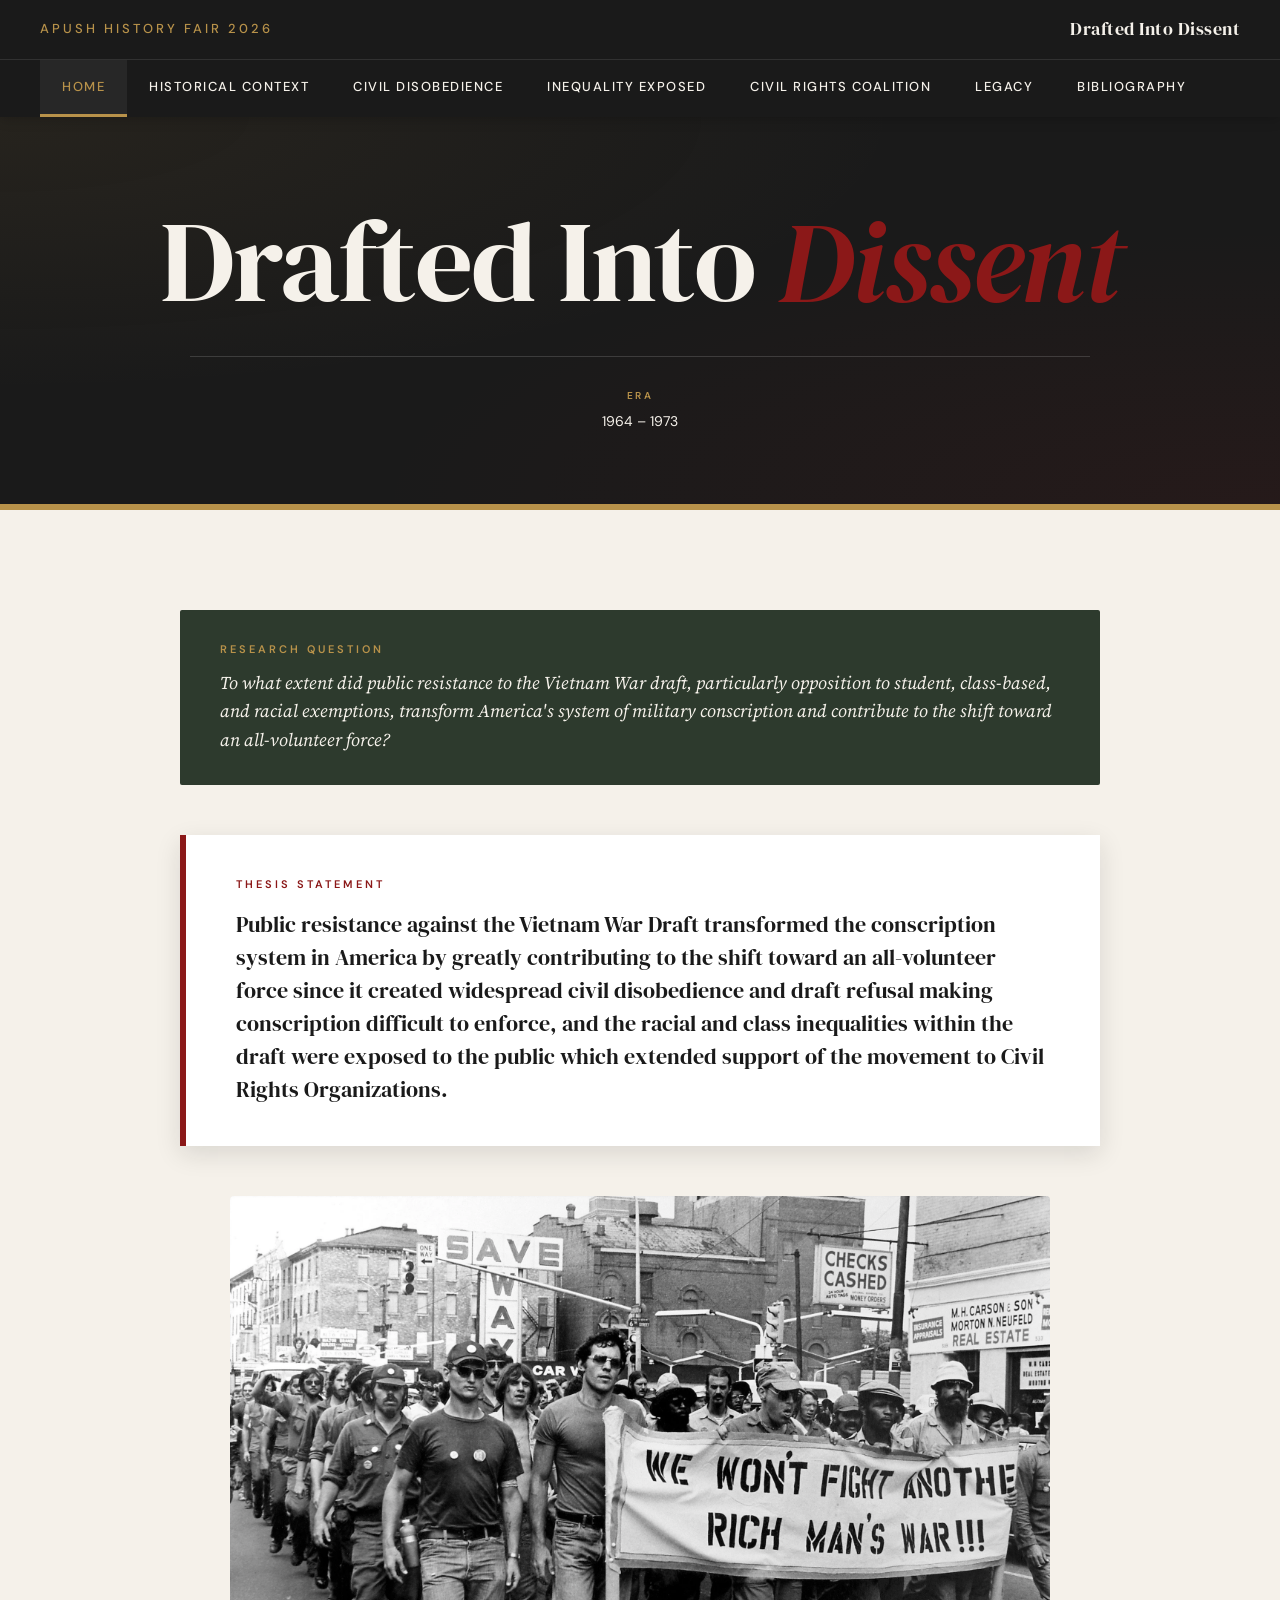
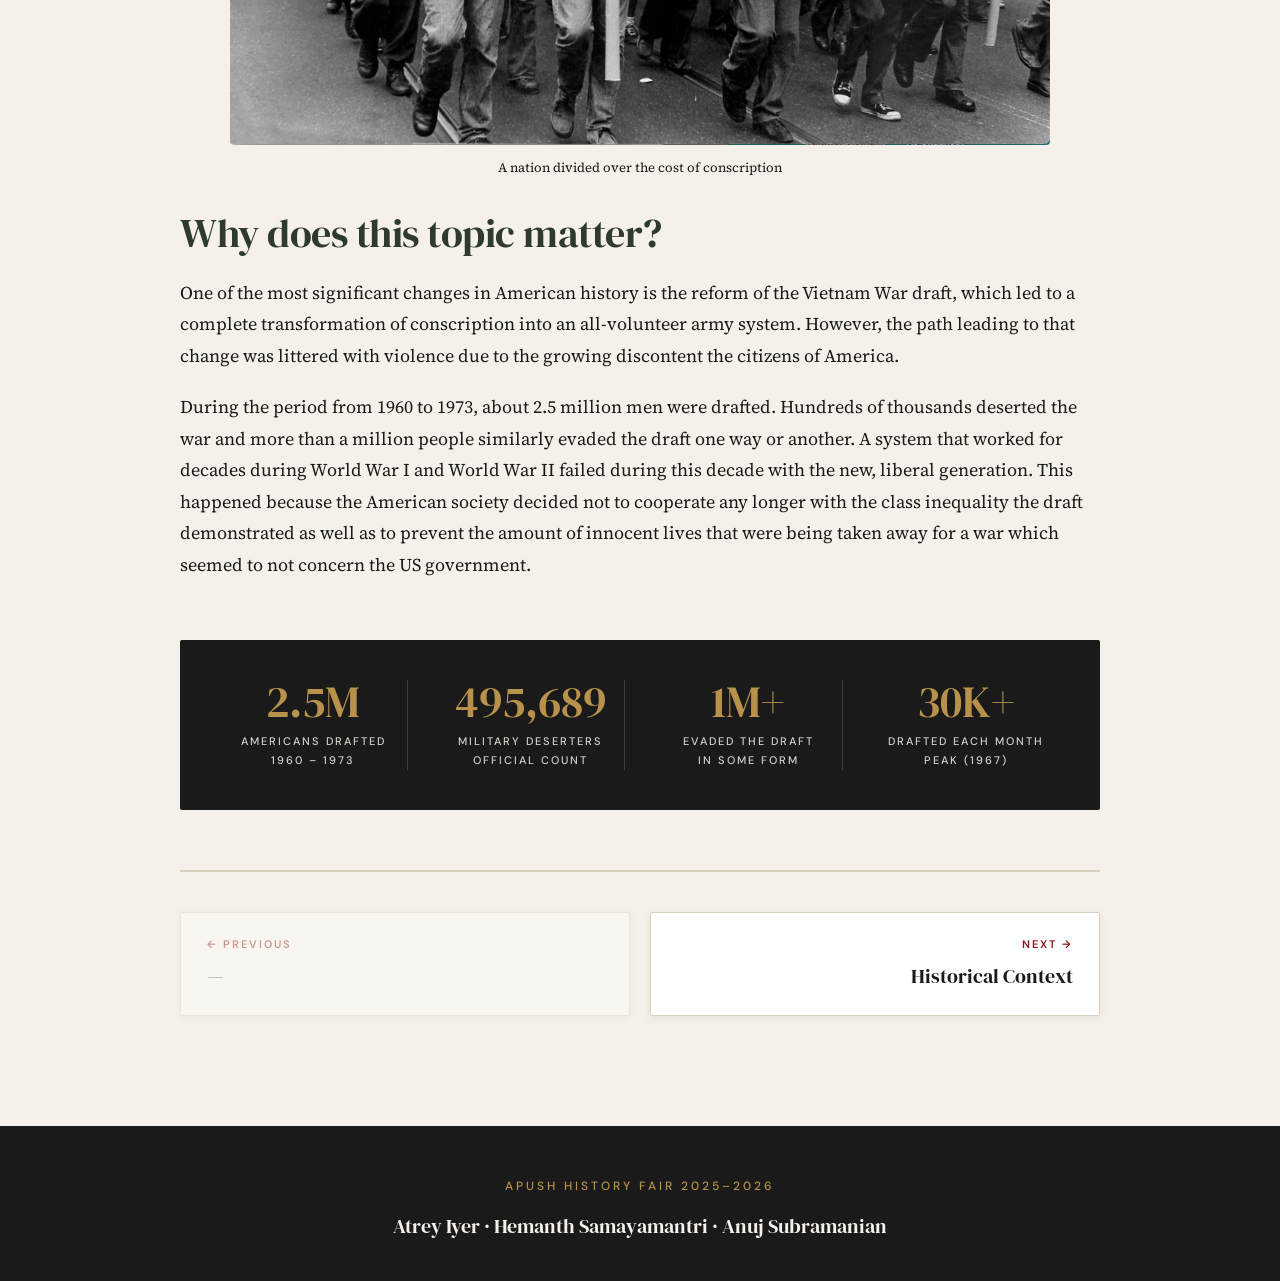
<file: index.html>
<!DOCTYPE html>
<html lang="en">
<head>
<meta charset="UTF-8">
<meta name="viewport" content="width=device-width, initial-scale=1.0">
<title>Drafted Into Dissent | Home</title>
<link rel="preconnect" href="https://fonts.googleapis.com">
<link rel="preconnect" href="https://fonts.gstatic.com" crossorigin>
<link href="https://fonts.googleapis.com/css2?family=DM+Serif+Display:ital@0;1&family=Source+Serif+4:ital,wght@0,300;0,400;0,600;1,400&family=DM+Sans:wght@400;500;600&display=swap" rel="stylesheet">
<link rel="stylesheet" href="styles.css">
</head>
<body>

<header class="site-header">
  <div class="header-top">
    <div class="site-brand">APUSH History Fair 2026</div>
    <div class="site-title-mini">Drafted Into Dissent</div>
    <button class="menu-toggle" onclick="document.querySelector('.page-nav').classList.toggle('open')">MENU</button>
  </div>
  <nav class="page-nav">
    <a href="index.html" class="active">Home</a>
    <a href="context.html">Historical Context</a>
    <a href="disobedience.html">Civil Disobedience</a>
    <a href="inequality.html">Inequality Exposed</a>
    <a href="civil-rights.html">Civil Rights Coalition</a>
    <a href="legacy.html">Legacy</a>
    <a href="bibliography.html">Bibliography</a>
  </nav>
</header>

<main>

  <section class="home-hero">
    <h1>Drafted Into <em>Dissent</em></h1>
    
    <div class="home-meta">
      <div class="home-meta-item">
        <span class="home-meta-label">Era</span>
        <span class="home-meta-value">1964 – 1973</span>
      </div>
    </div>
  </section>

  <div class="container">
    <section class="content">

     <div class="question-box">
        <div class="question-box-label">Research Question</div>
        <p>To what extent did public resistance to the Vietnam War draft, particularly opposition to student, class-based, and racial exemptions, transform America's system of military conscription and contribute to the shift toward an all-volunteer force?</p>
      </div>

      <div class="thesis-box">
        <div class="thesis-box-label">Thesis Statement</div>
        <p>Public resistance against the Vietnam War Draft transformed the conscription system in America by greatly contributing to the shift toward an all-volunteer force since it created widespread civil disobedience and draft refusal making conscription difficult to enforce, and the racial and class inequalities within the draft were exposed to the public which extended support of the movement to Civil Rights Organizations.</p>

      </div>

      

      <figure class="img-figure">
        <img src="Antiwar Viet Vets.jpg" alt="A nation divided over the cost of conscription">
        <figcaption class="img-caption">A nation divided over the cost of conscription</figcaption>
      </figure>

      <div class="section-block">
        <h2>Why does this topic matter?</h2>
        <p>One of the most significant changes in American history is the reform of the Vietnam War draft, which led to a complete transformation of conscription into an all-volunteer army system. However, the path leading to that change was littered with violence due to the growing discontent the citizens of America. </p>
        <p>During the period from 1960 to 1973, about 2.5 million men were drafted. Hundreds of thousands deserted the war and more than a million people similarly evaded the draft one way or another. A system that worked for decades during World War I and World War II failed during this decade with the new, liberal generation. This happened because the American society decided not to cooperate any longer with the class inequality the draft demonstrated as well as to prevent the amount of innocent lives that were being taken away for a war which seemed to not concern the US government.</p>
      </div>

      <div class="stats-row">
        <div class="stat">
          <div class="stat-num">2.5M</div>
          <div class="stat-label">Americans Drafted<br>1960 – 1973</div>
        </div>
        <div class="stat">
          <div class="stat-num">495,689</div>
          <div class="stat-label">Military Deserters<br>Official Count</div>
        </div>
        <div class="stat">
          <div class="stat-num">1M+</div>
          <div class="stat-label">Evaded the Draft<br>in Some Form</div>
        </div>
        <div class="stat">
          <div class="stat-num">30K+</div>
          <div class="stat-label">Drafted Each Month<br>Peak (1967)</div>
        </div>
      </div>

    

      <nav class="page-pagination">
        <a href="#" class="page-pag-prev disabled">
          <span class="page-pag-label">← Previous</span>
          <span class="page-pag-title">—</span>
        </a>
        <a href="context.html" class="page-pag-next">
          <span class="page-pag-label">Next →</span>
          <span class="page-pag-title">Historical Context</span>
        </a>
      </nav>

    </section>
  </div>

</main>

<footer class="site-footer">
  <div class="footer-brand"> APUSH History Fair 2025–2026 </div>
  <div class="footer-names">Atrey Iyer · Hemanth Samayamantri · Anuj Subramanian</div>
  </footer>

<script>
  document.querySelectorAll('.page-nav a').forEach(a => {
    a.addEventListener('click', () => document.querySelector('.page-nav').classList.remove('open'));
  });
</script>

</body>
</html>
</file>
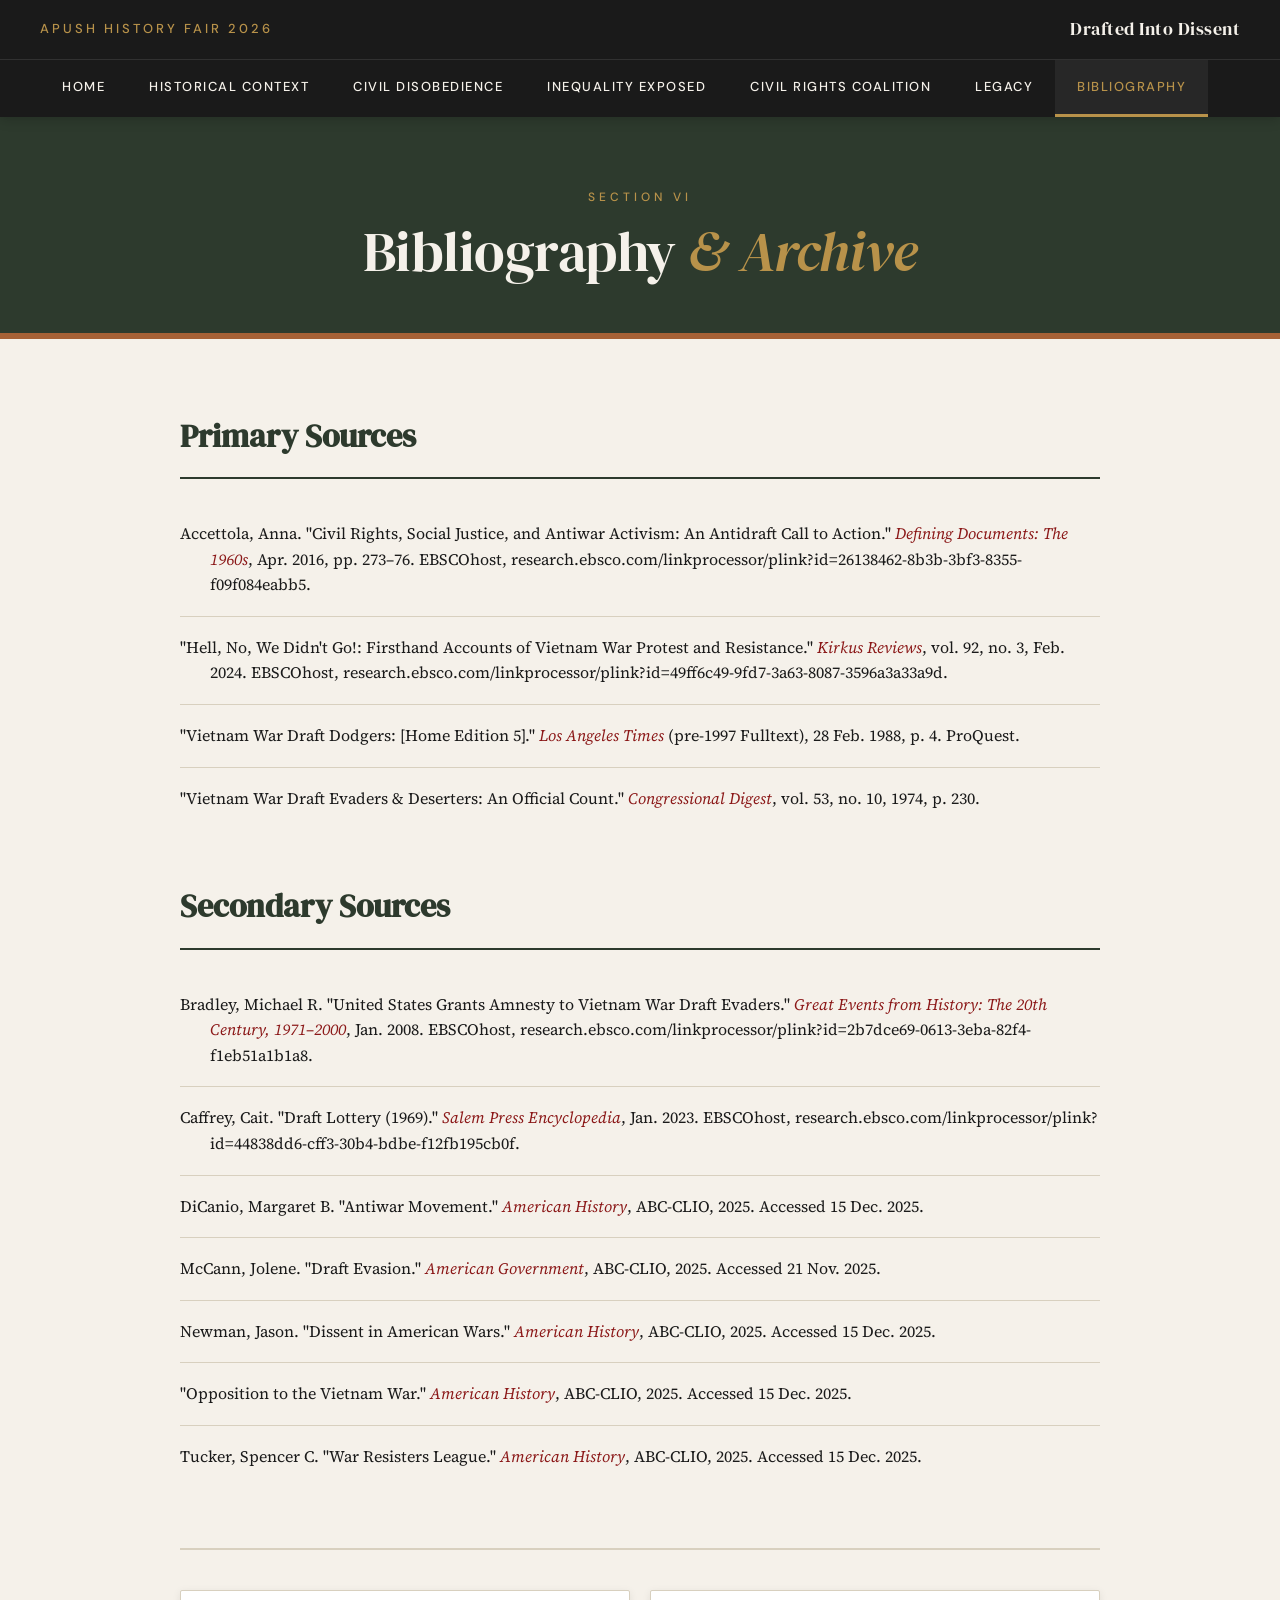
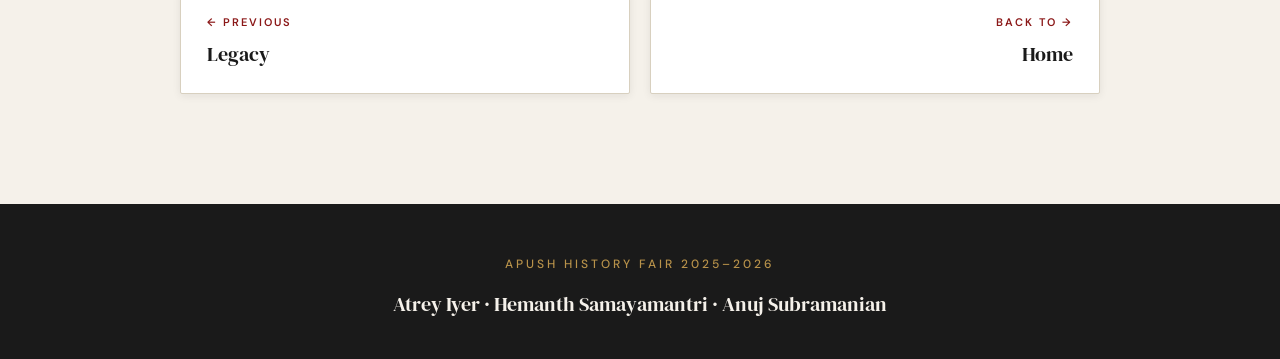
<file: bibliography.html>
<!DOCTYPE html>
<html lang="en">
<head>
<meta charset="UTF-8">
<meta name="viewport" content="width=device-width, initial-scale=1.0">
<title>Bibliography | Drafted Into Dissent</title>
<link rel="preconnect" href="https://fonts.googleapis.com">
<link rel="preconnect" href="https://fonts.gstatic.com" crossorigin>
<link href="https://fonts.googleapis.com/css2?family=DM+Serif+Display:ital@0;1&family=Source+Serif+4:ital,wght@0,300;0,400;0,600;1,400&family=DM+Sans:wght@400;500;600&display=swap" rel="stylesheet">
<link rel="stylesheet" href="styles.css">
</head>
<body>

<header class="site-header">
  <div class="header-top">
    <div class="site-brand">APUSH History Fair 2026</div>
    <div class="site-title-mini">Drafted Into Dissent</div>
    <button class="menu-toggle" onclick="document.querySelector('.page-nav').classList.toggle('open')">MENU</button>
  </div>
  <nav class="page-nav">
    <a href="index.html">Home</a>
    <a href="context.html">Historical Context</a>
    <a href="disobedience.html">Civil Disobedience</a>
    <a href="inequality.html">Inequality Exposed</a>
    <a href="civil-rights.html">Civil Rights Coalition</a>
    <a href="legacy.html">Legacy</a>
    <a href="bibliography.html" class="active">Bibliography</a>
  </nav>
</header>

<main>

  <section class="page-banner">
    <div class="page-eyebrow">Section VI</div>
    <h1 class="page-title">Bibliography <em>&amp; Archive</em></h1>
    </section>

  <div class="container">
    <section class="content">

      

      <div class="bib-section">
        <h2>Primary Sources</h2>

        <div class="bib-entry">
          Accettola, Anna. "Civil Rights, Social Justice, and Antiwar Activism: An Antidraft Call to Action." <em>Defining Documents: The 1960s</em>, Apr. 2016, pp. 273–76. EBSCOhost, research.ebsco.com/linkprocessor/plink?id=26138462-8b3b-3bf3-8355-f09f084eabb5.
        </div>

        <div class="bib-entry">
          "Hell, No, We Didn't Go!: Firsthand Accounts of Vietnam War Protest and Resistance." <em>Kirkus Reviews</em>, vol. 92, no. 3, Feb. 2024. EBSCOhost, research.ebsco.com/linkprocessor/plink?id=49ff6c49-9fd7-3a63-8087-3596a3a33a9d.
        </div>

        <div class="bib-entry">
          "Vietnam War Draft Dodgers: [Home Edition 5]." <em>Los Angeles Times</em> (pre-1997 Fulltext), 28 Feb. 1988, p. 4. ProQuest.
        </div>

        <div class="bib-entry">
          "Vietnam War Draft Evaders &amp; Deserters: An Official Count." <em>Congressional Digest</em>, vol. 53, no. 10, 1974, p. 230.
        </div>

      </div>

      <div class="bib-section">
        <h2>Secondary Sources</h2>

        <div class="bib-entry">
          Bradley, Michael R. "United States Grants Amnesty to Vietnam War Draft Evaders." <em>Great Events from History: The 20th Century, 1971–2000</em>, Jan. 2008. EBSCOhost, research.ebsco.com/linkprocessor/plink?id=2b7dce69-0613-3eba-82f4-f1eb51a1b1a8.
        </div>

        <div class="bib-entry">
          Caffrey, Cait. "Draft Lottery (1969)." <em>Salem Press Encyclopedia</em>, Jan. 2023. EBSCOhost, research.ebsco.com/linkprocessor/plink?id=44838dd6-cff3-30b4-bdbe-f12fb195cb0f.
        </div>

        <div class="bib-entry">
          DiCanio, Margaret B. "Antiwar Movement." <em>American History</em>, ABC-CLIO, 2025. Accessed 15 Dec. 2025.
        </div>

        <div class="bib-entry">
          McCann, Jolene. "Draft Evasion." <em>American Government</em>, ABC-CLIO, 2025. Accessed 21 Nov. 2025.
        </div>

        <div class="bib-entry">
          Newman, Jason. "Dissent in American Wars." <em>American History</em>, ABC-CLIO, 2025. Accessed 15 Dec. 2025.
        </div>

        <div class="bib-entry">
          "Opposition to the Vietnam War." <em>American History</em>, ABC-CLIO, 2025. Accessed 15 Dec. 2025.
        </div>

        <div class="bib-entry">
          Tucker, Spencer C. "War Resisters League." <em>American History</em>, ABC-CLIO, 2025. Accessed 15 Dec. 2025.
        </div>

      </div>

      <nav class="page-pagination">
        <a href="legacy.html" class="page-pag-prev">
          <span class="page-pag-label">← Previous</span>
          <span class="page-pag-title">Legacy</span>
        </a>
        <a href="index.html" class="page-pag-next">
          <span class="page-pag-label">Back to →</span>
          <span class="page-pag-title">Home</span>
        </a>
      </nav>

    </section>
  </div>

</main>

<footer class="site-footer">
  <div class="footer-brand">APUSH History Fair 2025–2026</div>
  <div class="footer-names">Atrey Iyer · Hemanth Samayamantri · Anuj Subramanian</div>
  </footer>

<script>
  document.querySelectorAll('.page-nav a').forEach(a => {
    a.addEventListener('click', () => document.querySelector('.page-nav').classList.remove('open'));
  });
</script>

</body>
</html>
</file>
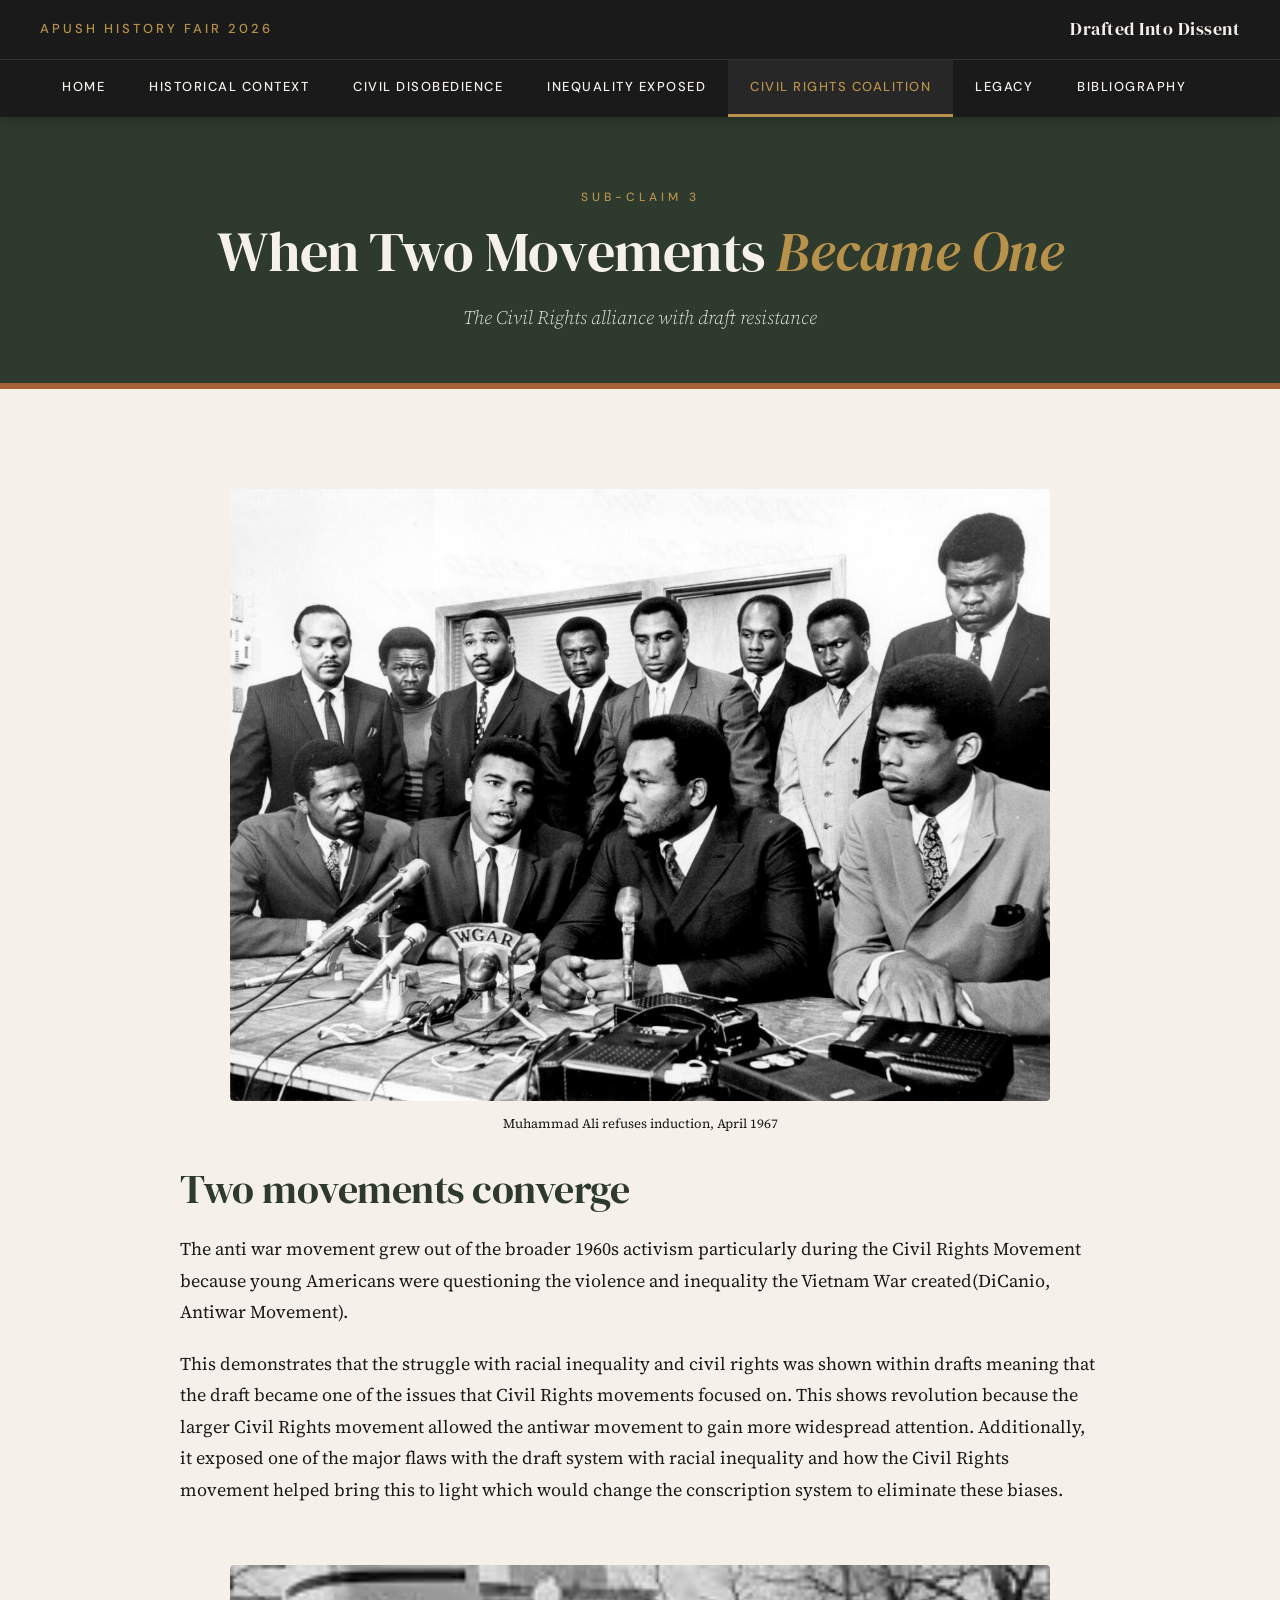
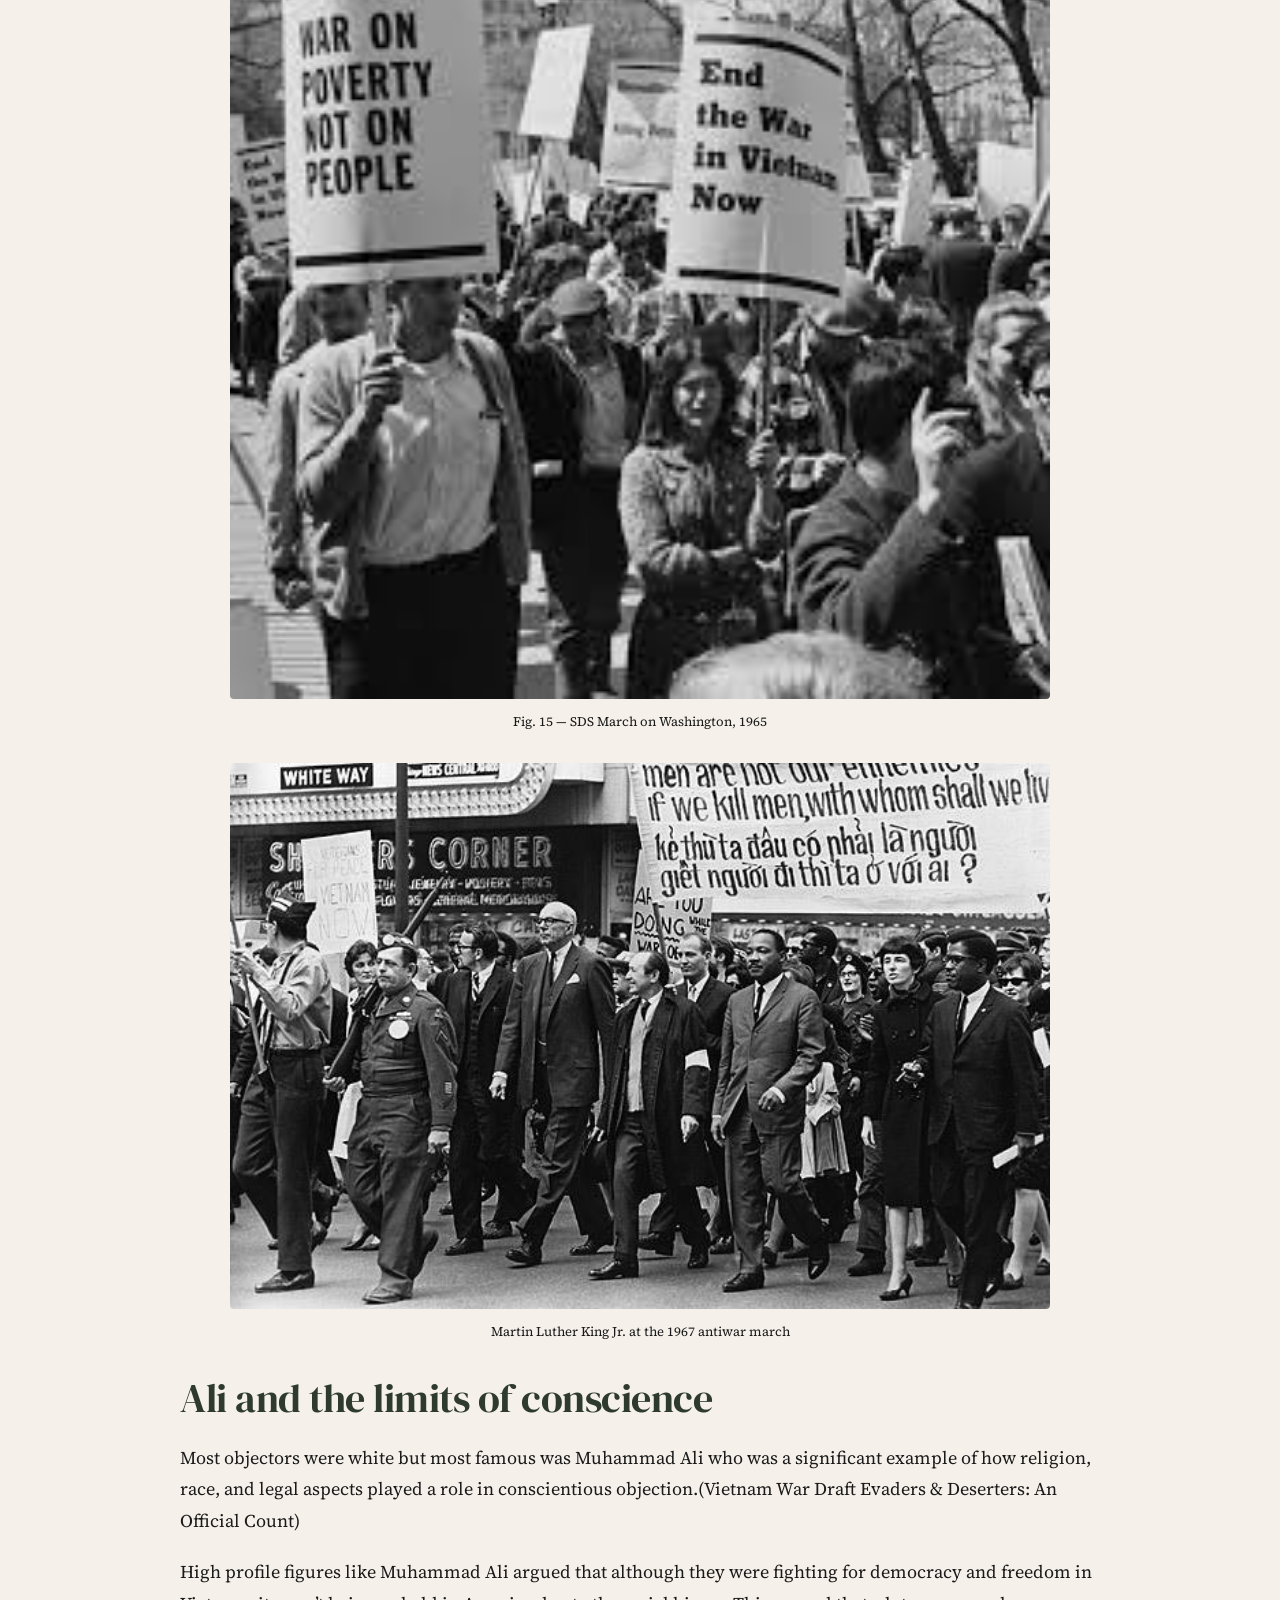
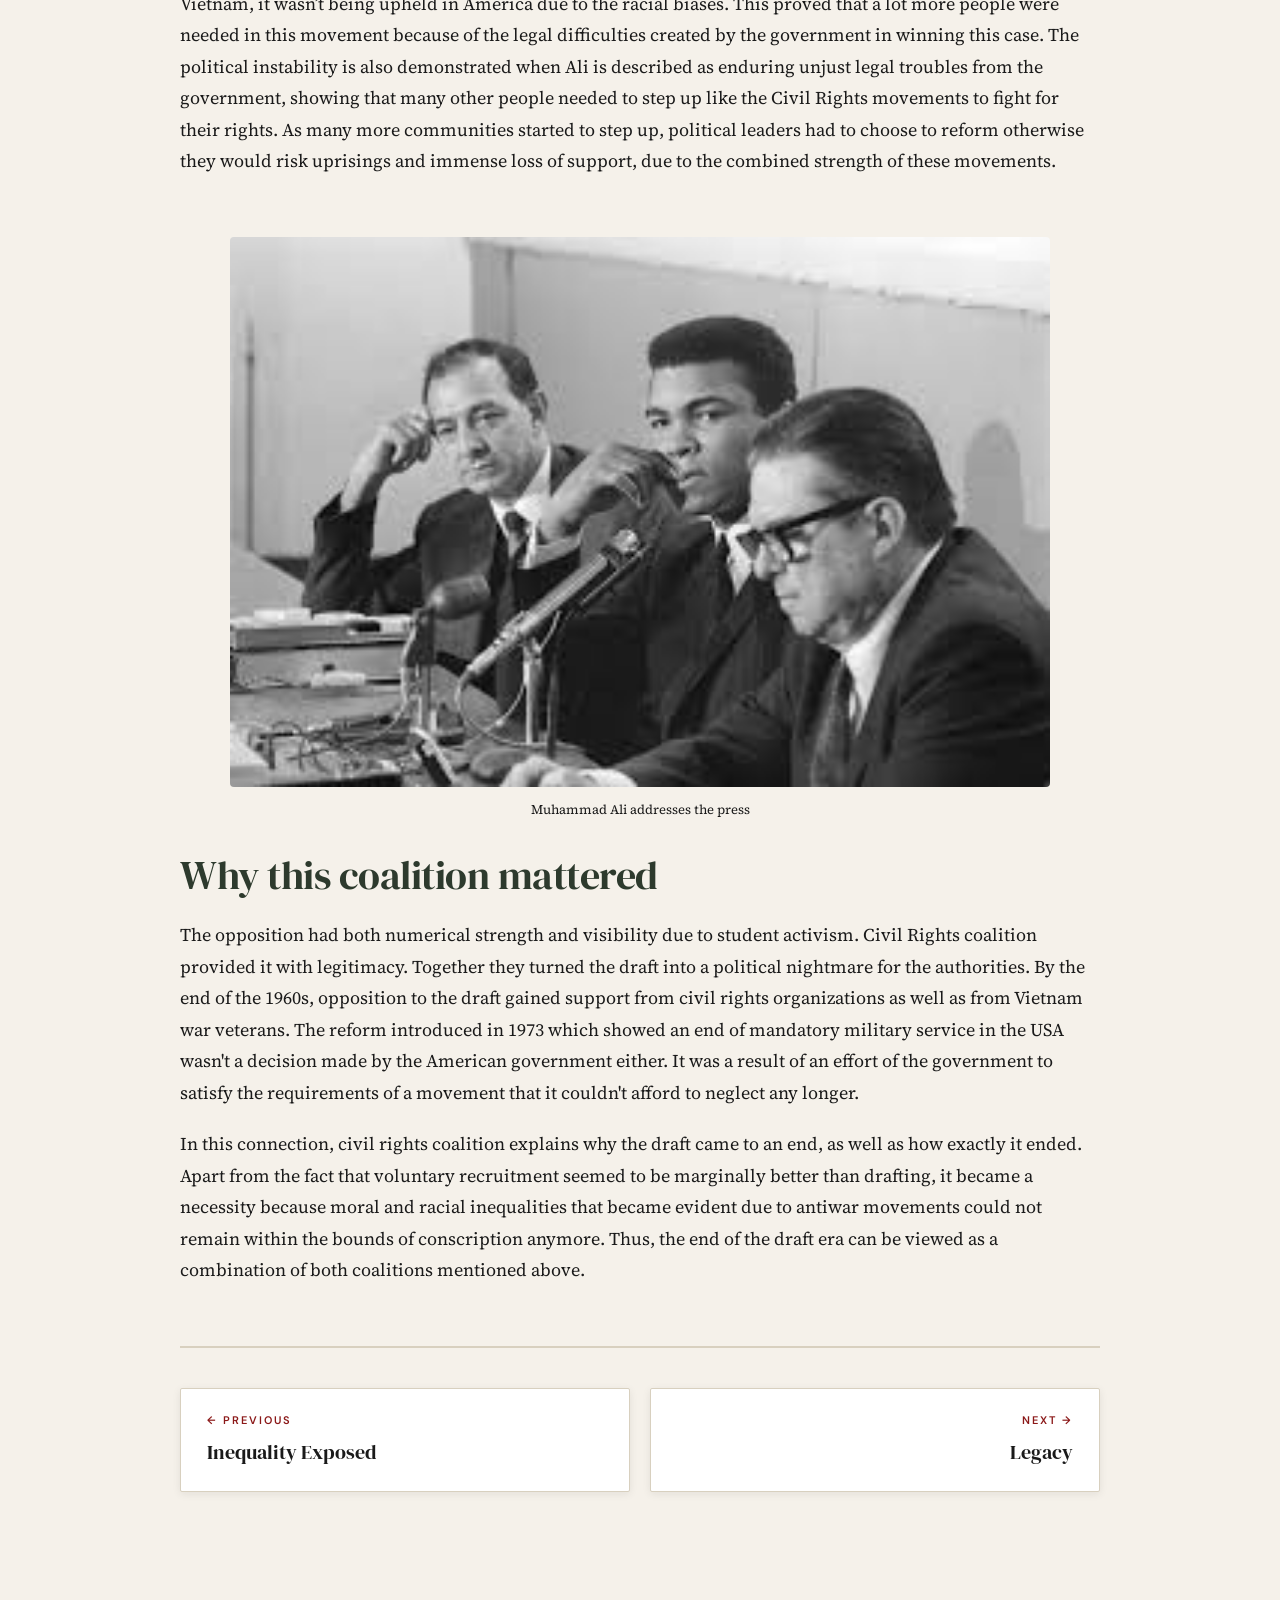
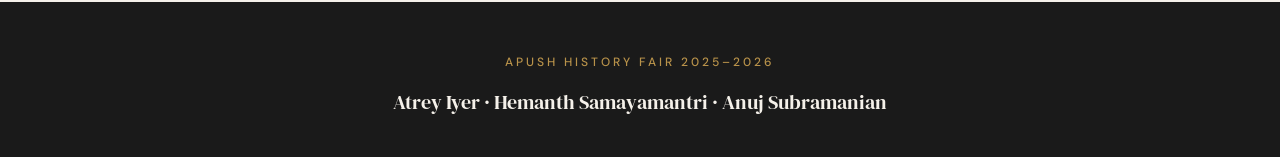
<file: civil-rights.html>
<!DOCTYPE html>
<html lang="en">
<head>
<meta charset="UTF-8">
<meta name="viewport" content="width=device-width, initial-scale=1.0">
<title>Civil Rights Coalition | Drafted Into Dissent</title>
<link rel="preconnect" href="https://fonts.googleapis.com">
<link rel="preconnect" href="https://fonts.gstatic.com" crossorigin>
<link href="https://fonts.googleapis.com/css2?family=DM+Serif+Display:ital@0;1&family=Source+Serif+4:ital,wght@0,300;0,400;0,600;1,400&family=DM+Sans:wght@400;500;600&display=swap" rel="stylesheet">
<link rel="stylesheet" href="styles.css">
</head>
<body>

<header class="site-header">
  <div class="header-top">
    <div class="site-brand">APUSH History Fair 2026</div>
    <div class="site-title-mini">Drafted Into Dissent</div>
    <button class="menu-toggle" onclick="document.querySelector('.page-nav').classList.toggle('open')">MENU</button>
  </div>
  <nav class="page-nav">
    <a href="index.html">Home</a>
    <a href="context.html">Historical Context</a>
    <a href="disobedience.html">Civil Disobedience</a>
    <a href="inequality.html">Inequality Exposed</a>
    <a href="civil-rights.html" class="active">Civil Rights Coalition</a>
    <a href="legacy.html">Legacy</a>
    <a href="bibliography.html">Bibliography</a>
  </nav>
</header>

<main>

  <section class="page-banner">
    <div class="page-eyebrow">Sub-Claim 3</div>
    <h1 class="page-title">When Two Movements <em>Became One</em></h1>
    <p class="page-subtitle">The Civil Rights alliance with draft resistance</p>
  </section>

  <div class="container">
    <section class="content">

      <figure class="img-figure">
        <img src="download (2).jpg" alt="Muhammad Ali refusing induction, April 1967">
        <figcaption class="img-caption">Muhammad Ali refuses induction, April 1967</figcaption>
      </figure>

      <div class="section-block">
        <h2>Two movements converge</h2>
        <p>The anti war movement grew out of the broader 1960s activism particularly during the Civil Rights Movement because young Americans were questioning the violence and inequality the Vietnam War created(DiCanio, Antiwar Movement).
</p>

        <p>This demonstrates that the struggle with racial inequality and civil rights was shown within drafts meaning that the draft became one of the issues that Civil Rights movements focused on. This shows revolution because the larger Civil Rights movement allowed the antiwar movement to gain more widespread attention. Additionally, it exposed one of the major flaws with the draft system with racial inequality and how the Civil Rights movement helped bring this to light which would change the conscription system to eliminate these biases.
</p>
 </div>

      <div class="split">
        <div>
          <figure class="img-figure">
            <img src="images (3).jpg" alt="1965 SDS march on Washington">
            <figcaption class="img-caption">Fig. 15 — SDS March on Washington, 1965</figcaption>
          </figure>
        </div>
        <div>
          <figure class="img-figure">
            <img src="mlk_1967_antiwar_march.jpg" alt="Martin Luther King Jr. leading an antiwar march, 1967">
            <figcaption class="img-caption">Martin Luther King Jr. at the 1967 antiwar march</figcaption>
          </figure>
        </div>
      </div>

      <div class="section-block">
        <h2>Ali and the limits of conscience</h2>
        <p>Most objectors were white but most famous was Muhammad Ali who was a significant example of how religion, race, and legal aspects played a role in conscientious objection.(Vietnam War Draft Evaders & Deserters: An Official Count)
</p>

        <p>High profile figures like Muhammad Ali argued that although they were fighting for democracy and freedom in Vietnam, it wasn’t being upheld in America due to the racial biases. This proved that a lot more people were needed in this movement because of the legal difficulties created by the government in winning this case. The political instability is also demonstrated when Ali is described as enduring unjust legal troubles from the government, showing that many other people needed to step up like the Civil Rights movements to fight for their rights. As many more communities started to step up, political leaders had to choose to reform otherwise they would risk uprisings and immense loss of support, due to the combined strength of these movements.
</p>
      </div>

      <figure class="img-figure">
        <img src="download (3).jpg" alt="Muhammad Ali addresses the press during the Vietnam War era">
        <figcaption class="img-caption">Muhammad Ali addresses the press</figcaption>
      </figure>

      <div class="section-block">
        <h2>Why this coalition mattered</h2>
        <p>The opposition had both numerical strength and visibility due to student activism. Civil Rights coalition provided it with legitimacy. Together they turned the draft into a political nightmare for the authorities. By the end of the 1960s, opposition to the draft gained support from civil rights organizations as well as from Vietnam war veterans. The reform introduced in 1973 which showed an end of mandatory military service in the USA wasn't a decision made by the American government either. It was a result of an effort of the government to satisfy the requirements of a movement that it couldn't afford to neglect any longer.</p>

        <p>In this connection, civil rights coalition explains why the draft came to an end, as well as how exactly it ended. Apart from the fact that voluntary recruitment seemed to be marginally better than drafting, it became a necessity because moral and racial inequalities that became evident due to antiwar movements could not remain within the bounds of conscription anymore. Thus, the end of the draft era can be viewed as a combination of both coalitions mentioned above.</p>
      </div>

      <nav class="page-pagination">
        <a href="inequality.html" class="page-pag-prev">
          <span class="page-pag-label">← Previous</span>
          <span class="page-pag-title">Inequality Exposed</span>
        </a>
        <a href="legacy.html" class="page-pag-next">
          <span class="page-pag-label">Next →</span>
          <span class="page-pag-title">Legacy</span>
        </a>
      </nav>

    </section>
  </div>

</main>

<footer class="site-footer">
  <div class="footer-brand">APUSH History Fair 2025–2026</div>
  <div class="footer-names">Atrey Iyer · Hemanth Samayamantri · Anuj Subramanian</div>
  </footer>

<script>
  document.querySelectorAll('.page-nav a').forEach(a => {
    a.addEventListener('click', () => document.querySelector('.page-nav').classList.remove('open'));
  });
</script>

</body>
</html>
</file>
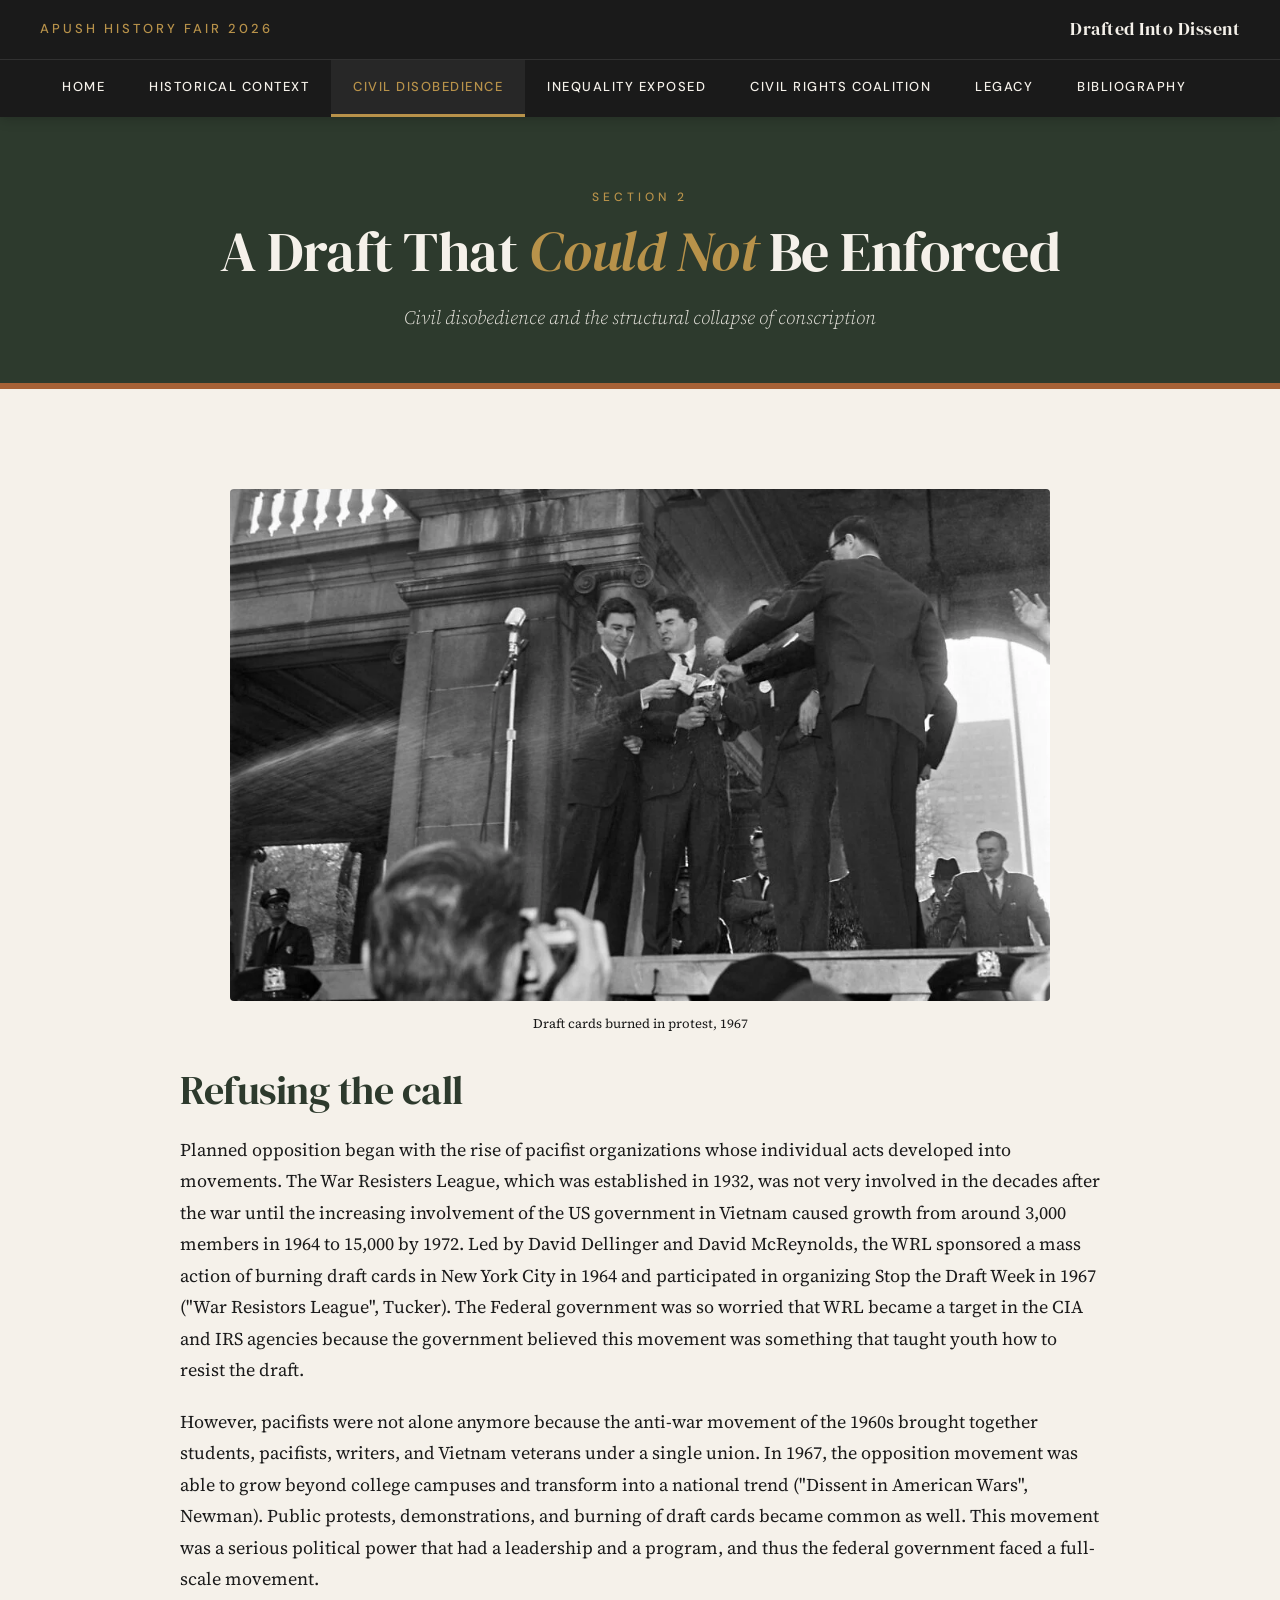
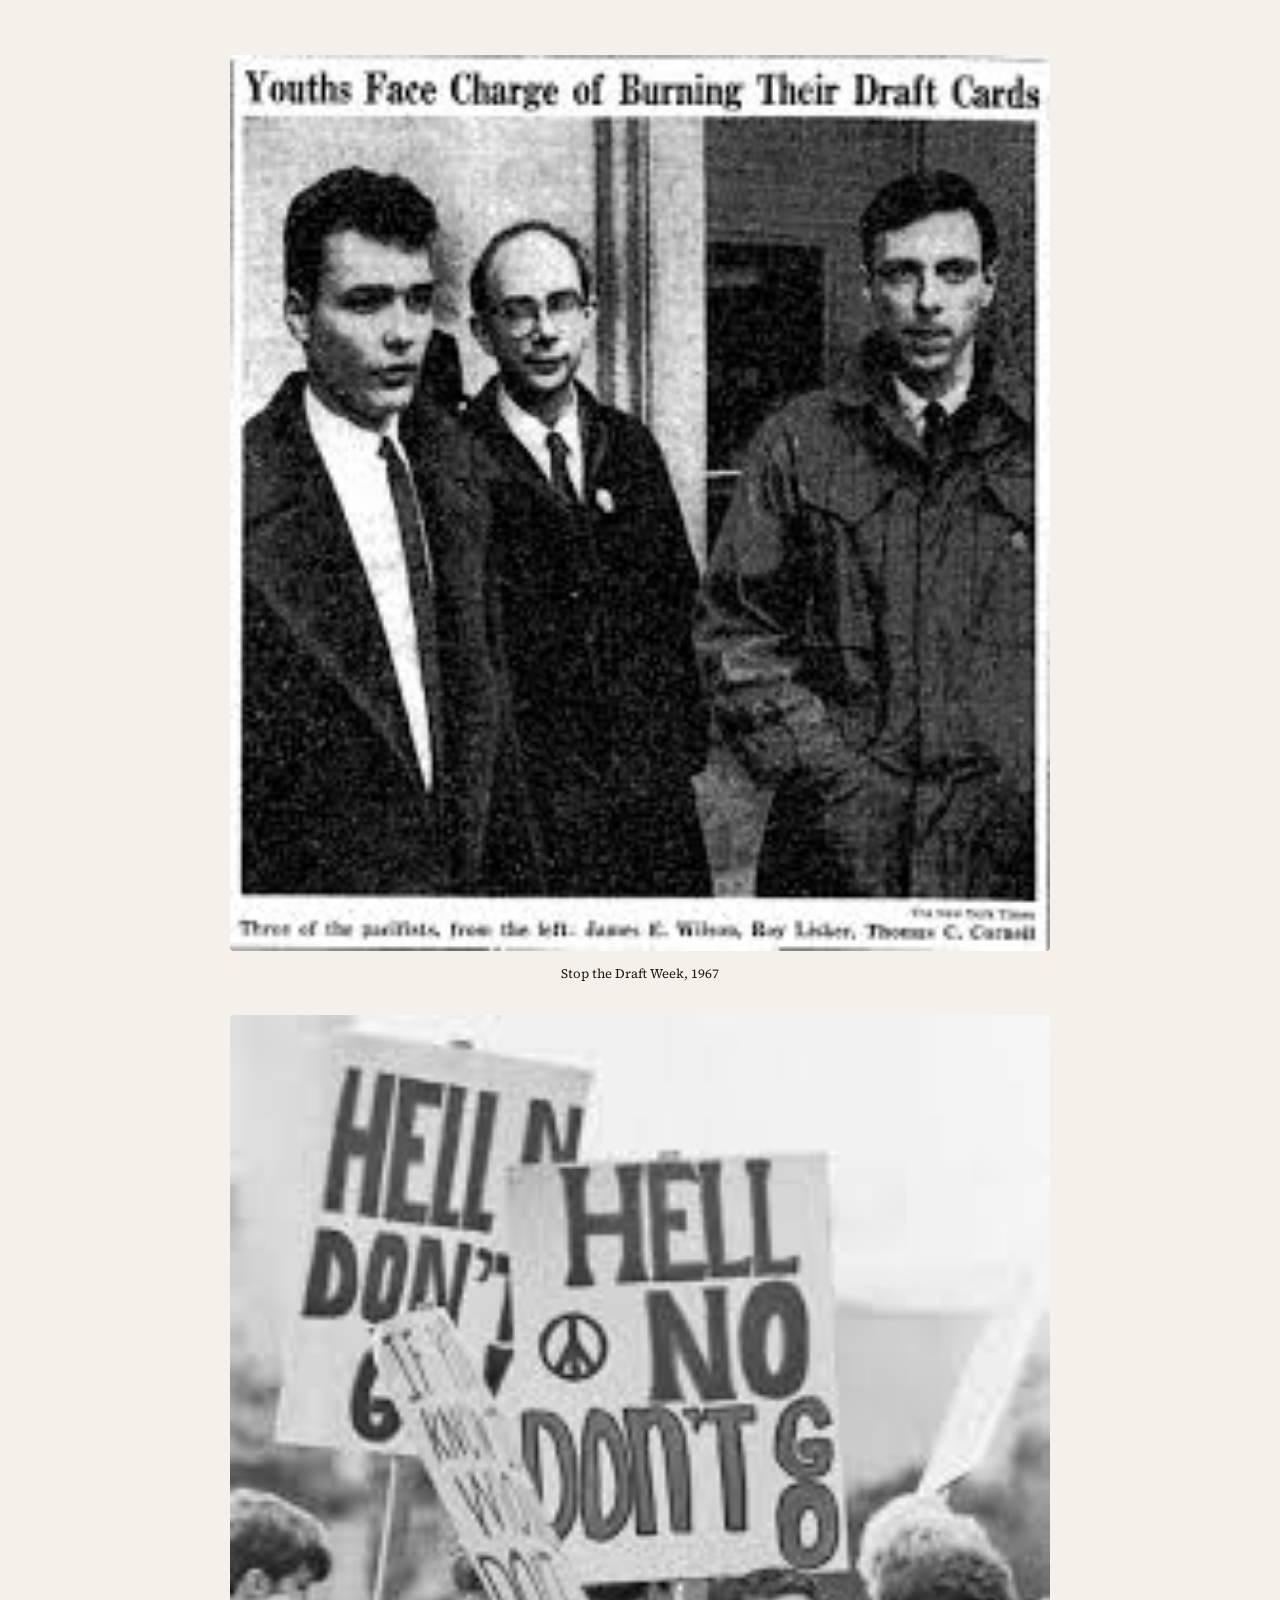
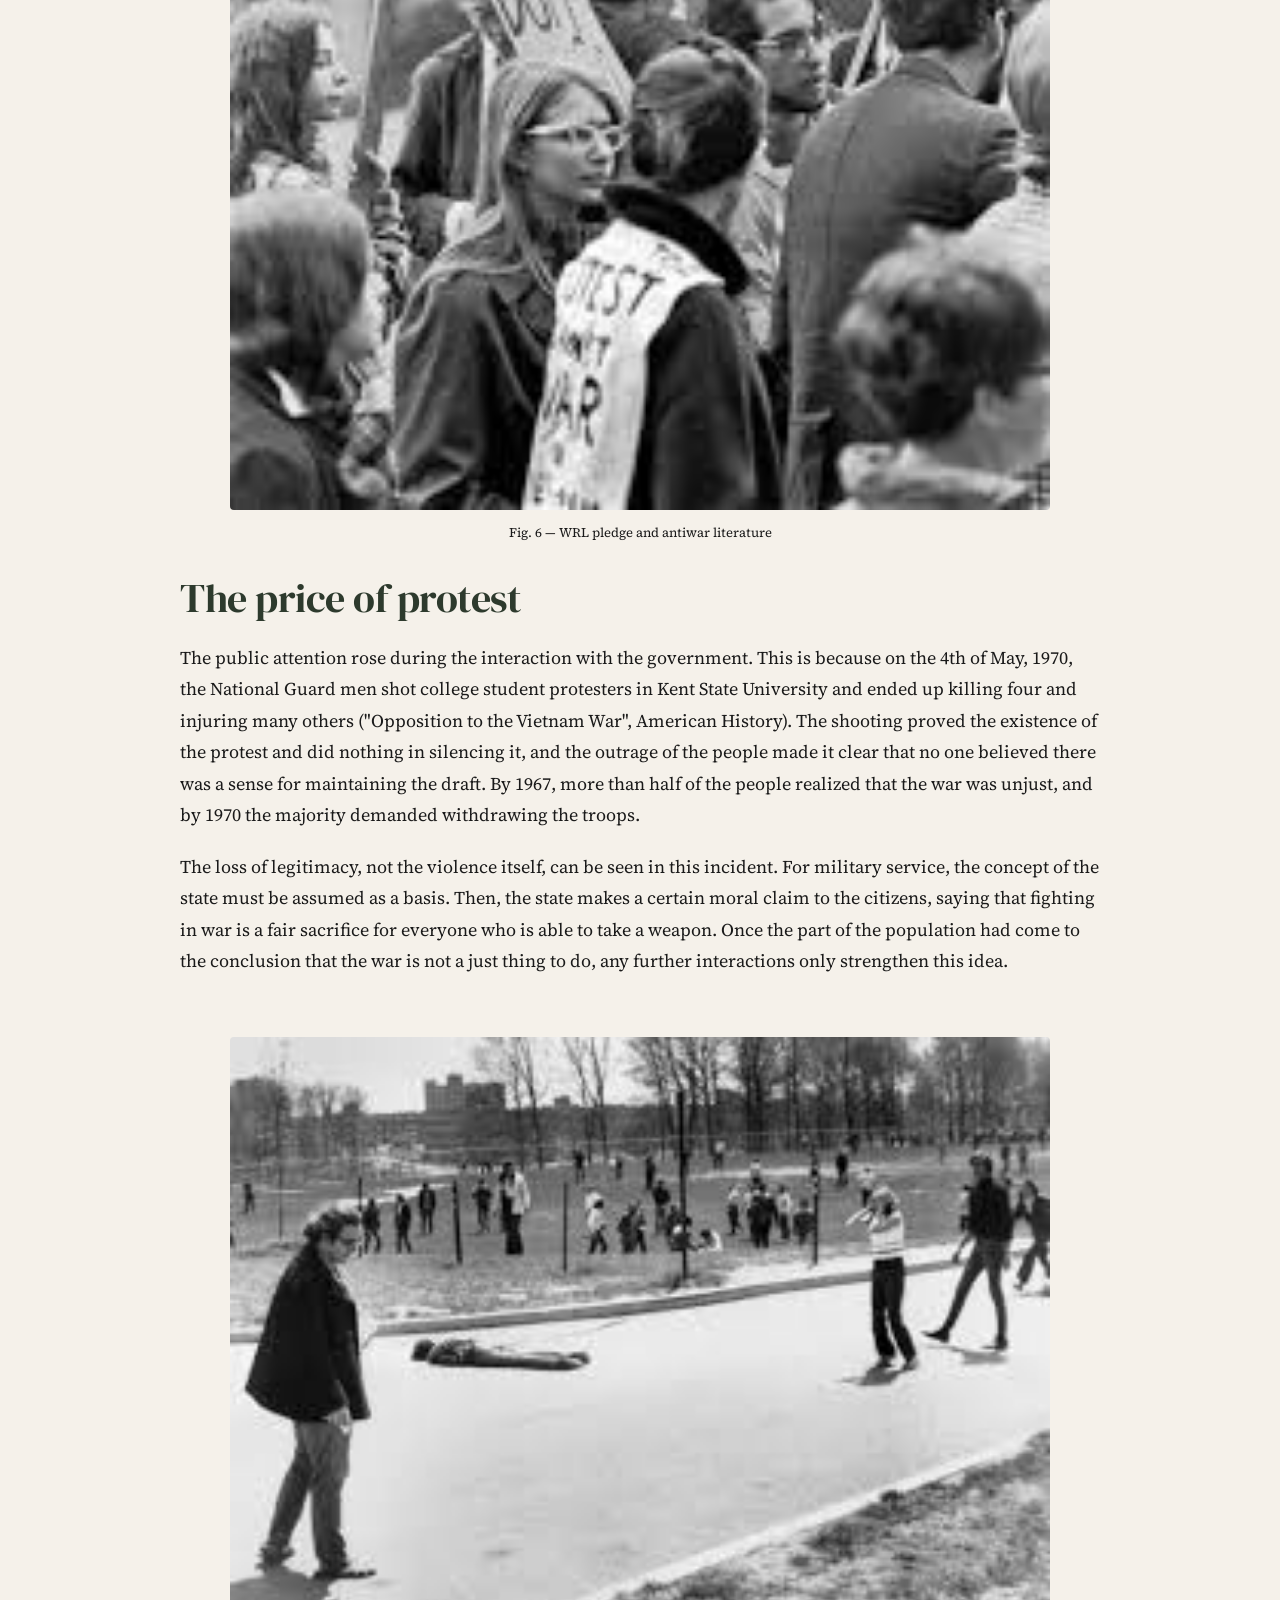
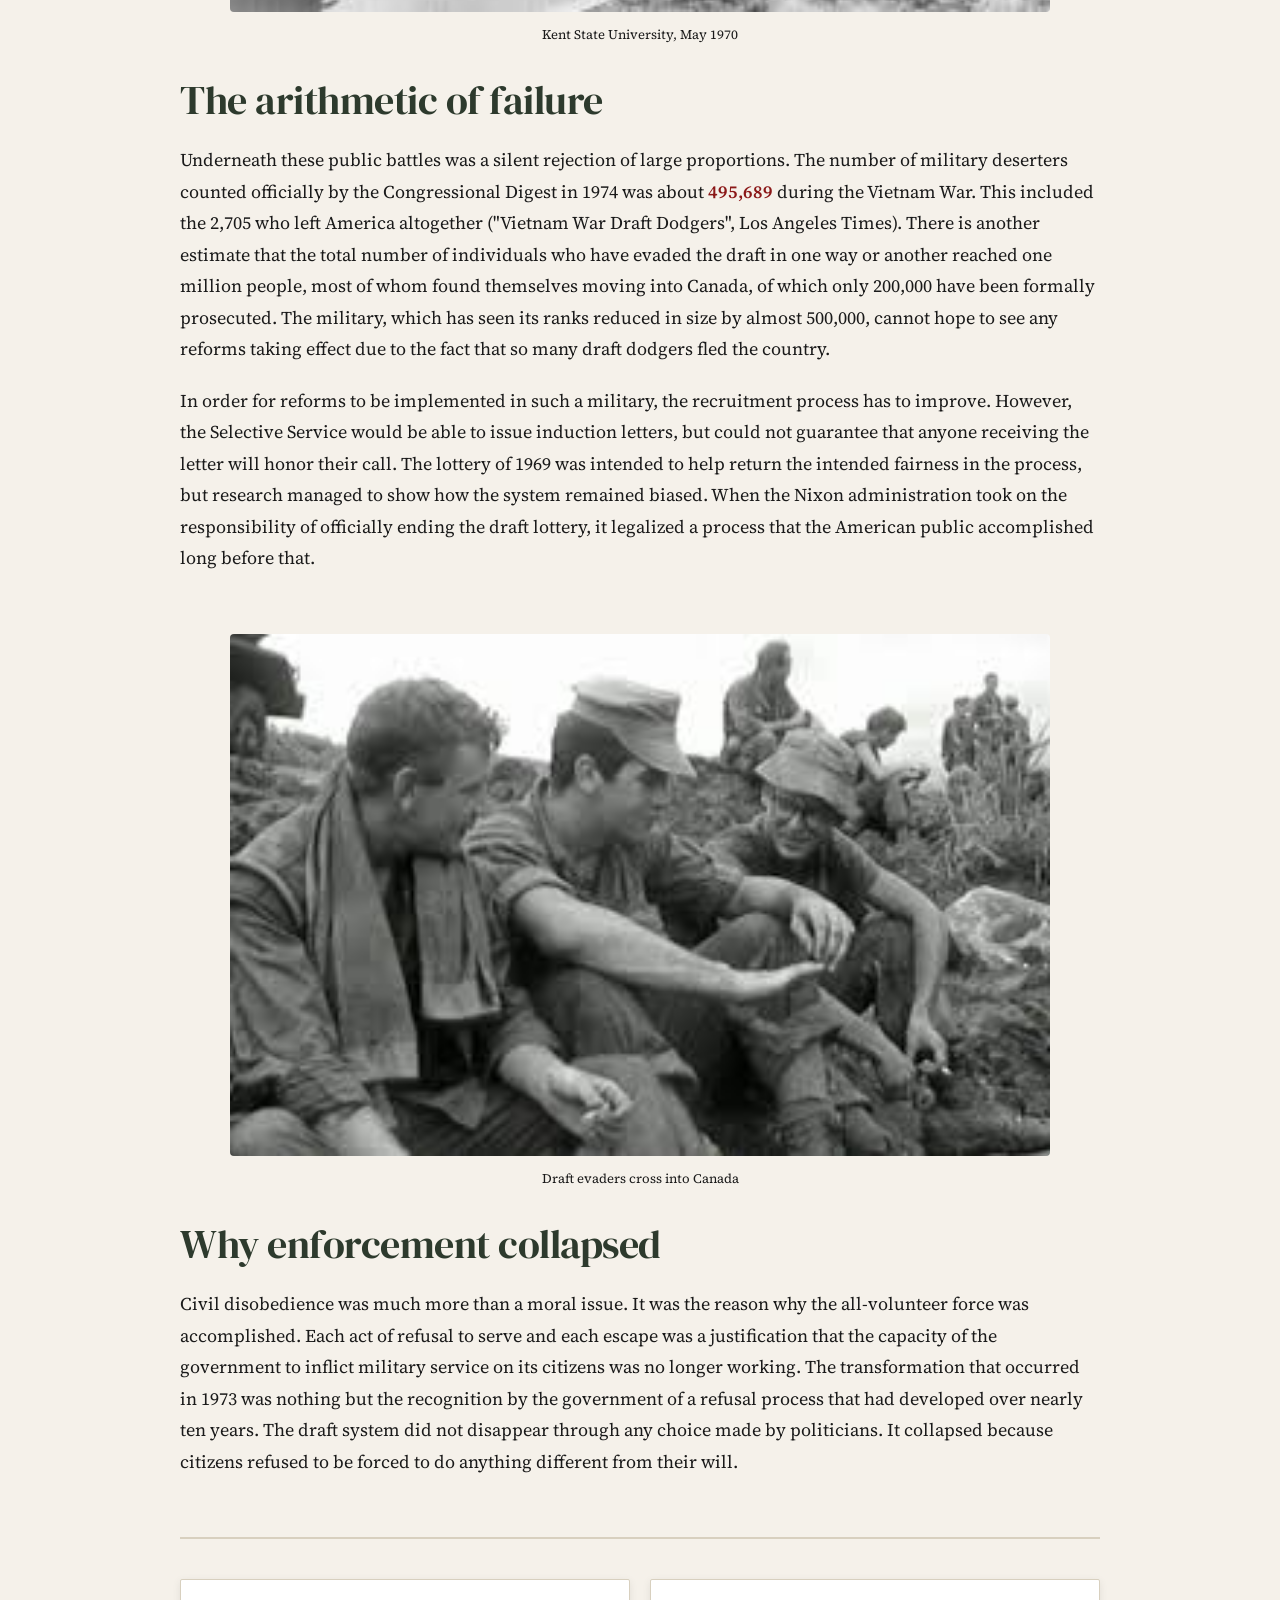
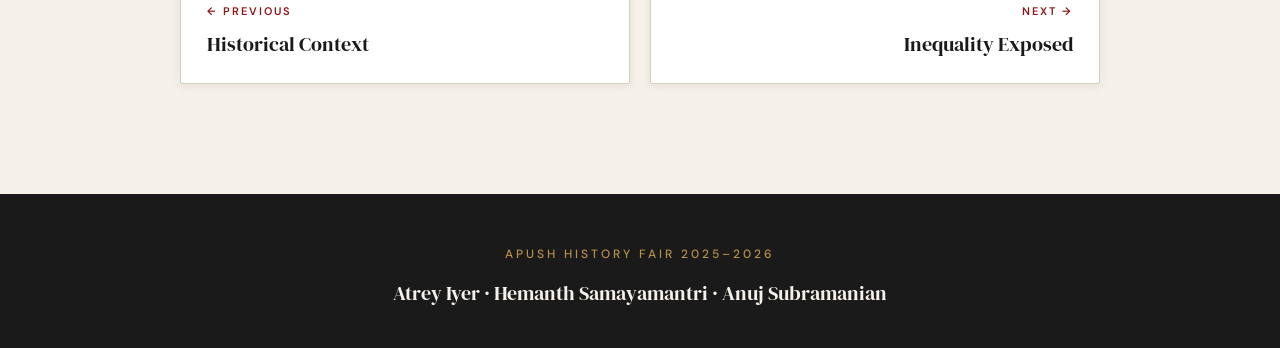
<file: disobedience.html>
<!DOCTYPE html>
<html lang="en">
<head>
<meta charset="UTF-8">
<meta name="viewport" content="width=device-width, initial-scale=1.0">
<title>Civil Disobedience | Drafted Into Dissent</title>
<link rel="preconnect" href="https://fonts.googleapis.com">
<link rel="preconnect" href="https://fonts.gstatic.com" crossorigin>
<link href="https://fonts.googleapis.com/css2?family=DM+Serif+Display:ital@0;1&family=Source+Serif+4:ital,wght@0,300;0,400;0,600;1,400&family=DM+Sans:wght@400;500;600&display=swap" rel="stylesheet">
<link rel="stylesheet" href="styles.css">
</head>
<body>

<header class="site-header">
  <div class="header-top">
    <div class="site-brand">APUSH History Fair 2026</div>
    <div class="site-title-mini">Drafted Into Dissent</div>
    <button class="menu-toggle" onclick="document.querySelector('.page-nav').classList.toggle('open')">MENU</button>
  </div>
  <nav class="page-nav">
    <a href="index.html">Home</a>
    <a href="context.html">Historical Context</a>
    <a href="disobedience.html" class="active">Civil Disobedience</a>
    <a href="inequality.html">Inequality Exposed</a>
    <a href="civil-rights.html">Civil Rights Coalition</a>
    <a href="legacy.html">Legacy</a>
    <a href="bibliography.html">Bibliography</a>
  </nav>
</header>

<main>

  <section class="page-banner">
    <div class="page-eyebrow">Section 2</div>
    <h1 class="page-title">A Draft That <em>Could Not</em> Be Enforced</h1>
    <p class="page-subtitle">Civil disobedience and the structural collapse of conscription</p>
  </section>

  <div class="container">
    <section class="content">
      <figure class="img-figure">
        <img src="draftburn.jpg" alt="Draft cards burned in protest, 1967">
        <figcaption class="img-caption">Draft cards burned in protest, 1967</figcaption>
      </figure>

      <div class="section-block">
        <h2>Refusing the call</h2>
        <p>Planned opposition began with the rise of pacifist organizations whose individual acts developed into movements. The War Resisters League, which was established in 1932, was not very involved in the decades after the war until the increasing involvement of the US government in Vietnam caused growth from around 3,000 members in 1964 to 15,000 by 1972. Led by David Dellinger and David McReynolds, the WRL sponsored a mass action of burning draft cards in New York City in 1964 and participated in organizing Stop the Draft Week in 1967 ("War Resistors League", Tucker). The Federal government was so worried that WRL became a target in the CIA and IRS agencies because the government believed this movement was something that taught youth how to resist the draft.</p>

        <p>However, pacifists were not alone anymore because the anti-war movement of the 1960s brought together students, pacifists, writers, and Vietnam veterans under a single union. In 1967, the opposition movement was able to grow beyond college campuses and transform into a national trend ("Dissent in American Wars", Newman). Public protests, demonstrations, and burning of draft cards became common as well. This movement was a serious political power that had a leadership and a program, and thus the federal government faced a full-scale movement.</p>
      </div>

      <div class="split">
        <div>
          <figure class="img-figure">
            <img src="images (1).jpg" alt="Stop the Draft Week, 1967">
            <figcaption class="img-caption">Stop the Draft Week, 1967</figcaption>
          </figure>
        </div>
        <div>
          <figure class="img-figure">
            <img src="download.jpg" alt="WRL pledge and antiwar literature">
            <figcaption class="img-caption">Fig. 6 — WRL pledge and antiwar literature</figcaption>
          </figure>
        </div>
      </div>

      <div class="section-block">
        <h2>The price of protest</h2>
      
        <p>The public attention rose during the interaction with the government. This is because on the 4th of May, 1970, the National Guard men shot college student protesters in Kent State University and ended up killing four and injuring many others ("Opposition to the Vietnam War", American History). The shooting proved the existence of the protest and did nothing in silencing it, and the outrage of the people made it clear that no one believed there was a sense for maintaining the draft. By 1967, more than half of the people realized that the war was unjust, and by 1970 the majority demanded withdrawing the troops.</p>

        <p>The loss of legitimacy, not the violence itself, can be seen in this incident. For military service, the concept of the state must be assumed as a basis. Then, the state makes a certain moral claim to the citizens, saying that fighting in war is a fair sacrifice for everyone who is able to take a weapon. Once the part of the population had come to the conclusion that the war is not a just thing to do, any further interactions only strengthen this idea.</p>

        </div>

      <figure class="img-figure">
        <img src="download (1).jpg" alt="Kent State University, May 1970">
        <figcaption class="img-caption">Kent State University, May 1970</figcaption>
      </figure>

      <div class="section-block">
        <h2>The arithmetic of failure</h2>
        <p>Underneath these public battles was a silent rejection of large proportions. The number of military deserters counted officially by the Congressional Digest in 1974 was about <strong>495,689</strong> during the Vietnam War. This included the 2,705 who left America altogether ("Vietnam War Draft Dodgers", Los Angeles Times). There is another estimate that the total number of individuals who have evaded the draft in one way or another reached one million people, most of whom found themselves moving into Canada, of which only 200,000 have been formally prosecuted. The military, which has seen its ranks reduced in size by almost 500,000, cannot hope to see any reforms taking effect due to the fact that so many draft dodgers fled the country.</p>

        <p>In order for reforms to be implemented in such a military, the recruitment process has to improve. However, the Selective Service would be able to issue induction letters, but could not guarantee that anyone receiving the letter will honor their call. The lottery of 1969 was intended to help return the intended fairness in the process, but research managed to show how the system remained biased. When the Nixon administration took on the responsibility of officially ending the draft lottery, it legalized a process that the American public accomplished long before that.</p>
      </div>

      <figure class="img-figure">
        <img src="images (2).jpg" alt="Draft evaders crossing into Canada">
        <figcaption class="img-caption">Draft evaders cross into Canada</figcaption>
      </figure>

      <div class="section-block">
        <h2>Why enforcement collapsed</h2>
        <p>Civil disobedience was much more than a moral issue. It was the reason why the all-volunteer force was accomplished. Each act of refusal to serve and each escape was a justification that the capacity of the government to inflict military service on its citizens was no longer working. The transformation that occurred in 1973 was nothing but the recognition by the government of a refusal process that had developed over nearly ten years. The draft system did not disappear through any choice made by politicians. It collapsed because citizens refused to be forced to do anything different from their will.</p>
      </div>

      <nav class="page-pagination">
        <a href="context.html" class="page-pag-prev">
          <span class="page-pag-label">← Previous</span>
          <span class="page-pag-title">Historical Context</span>
        </a>
        <a href="inequality.html" class="page-pag-next">
          <span class="page-pag-label">Next →</span>
          <span class="page-pag-title">Inequality Exposed</span>
        </a>
      </nav>

    </section>
  </div>

</main>

<footer class="site-footer">
  <div class="footer-brand">APUSH History Fair 2025–2026</div>
  <div class="footer-names">Atrey Iyer · Hemanth Samayamantri · Anuj Subramanian</div>
  </footer>

<script>
  document.querySelectorAll('.page-nav a').forEach(a => {
    a.addEventListener('click', () => document.querySelector('.page-nav').classList.remove('open'));
  });
</script>

</body>
</html>
</file>
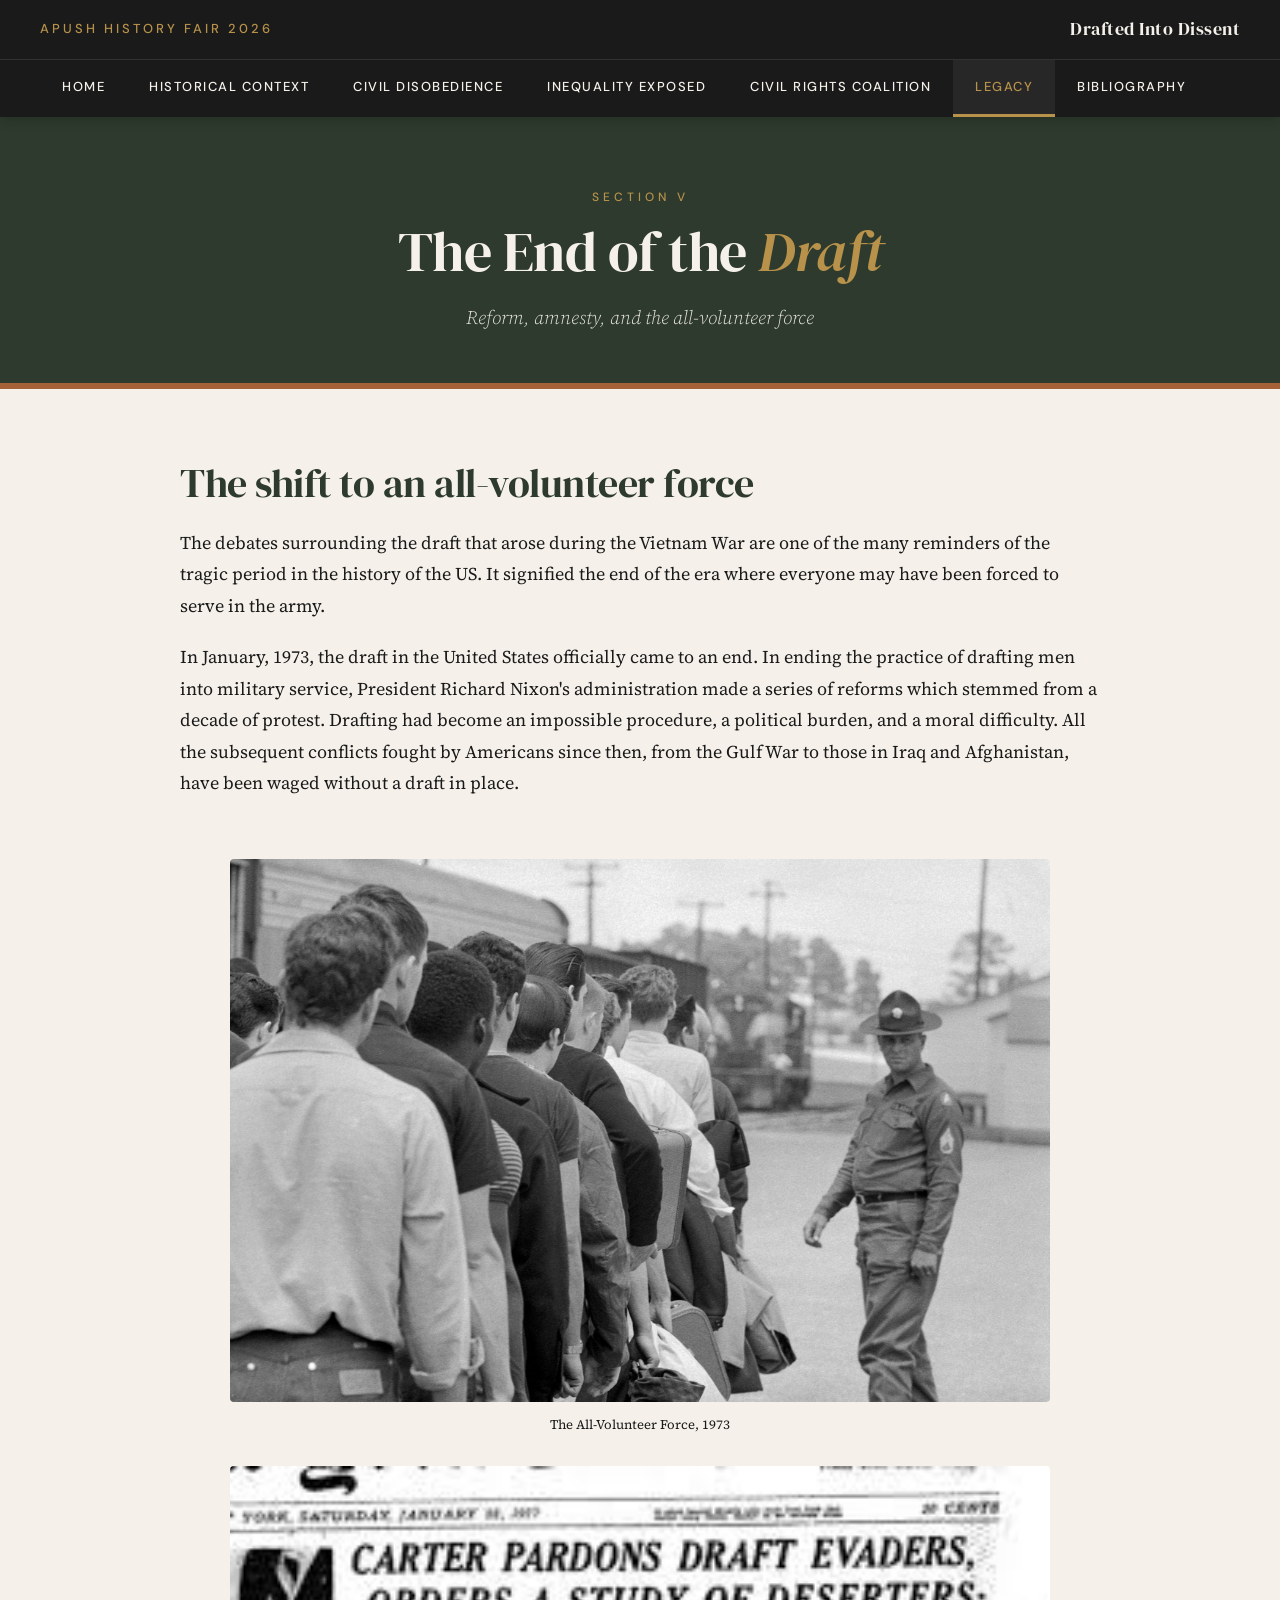
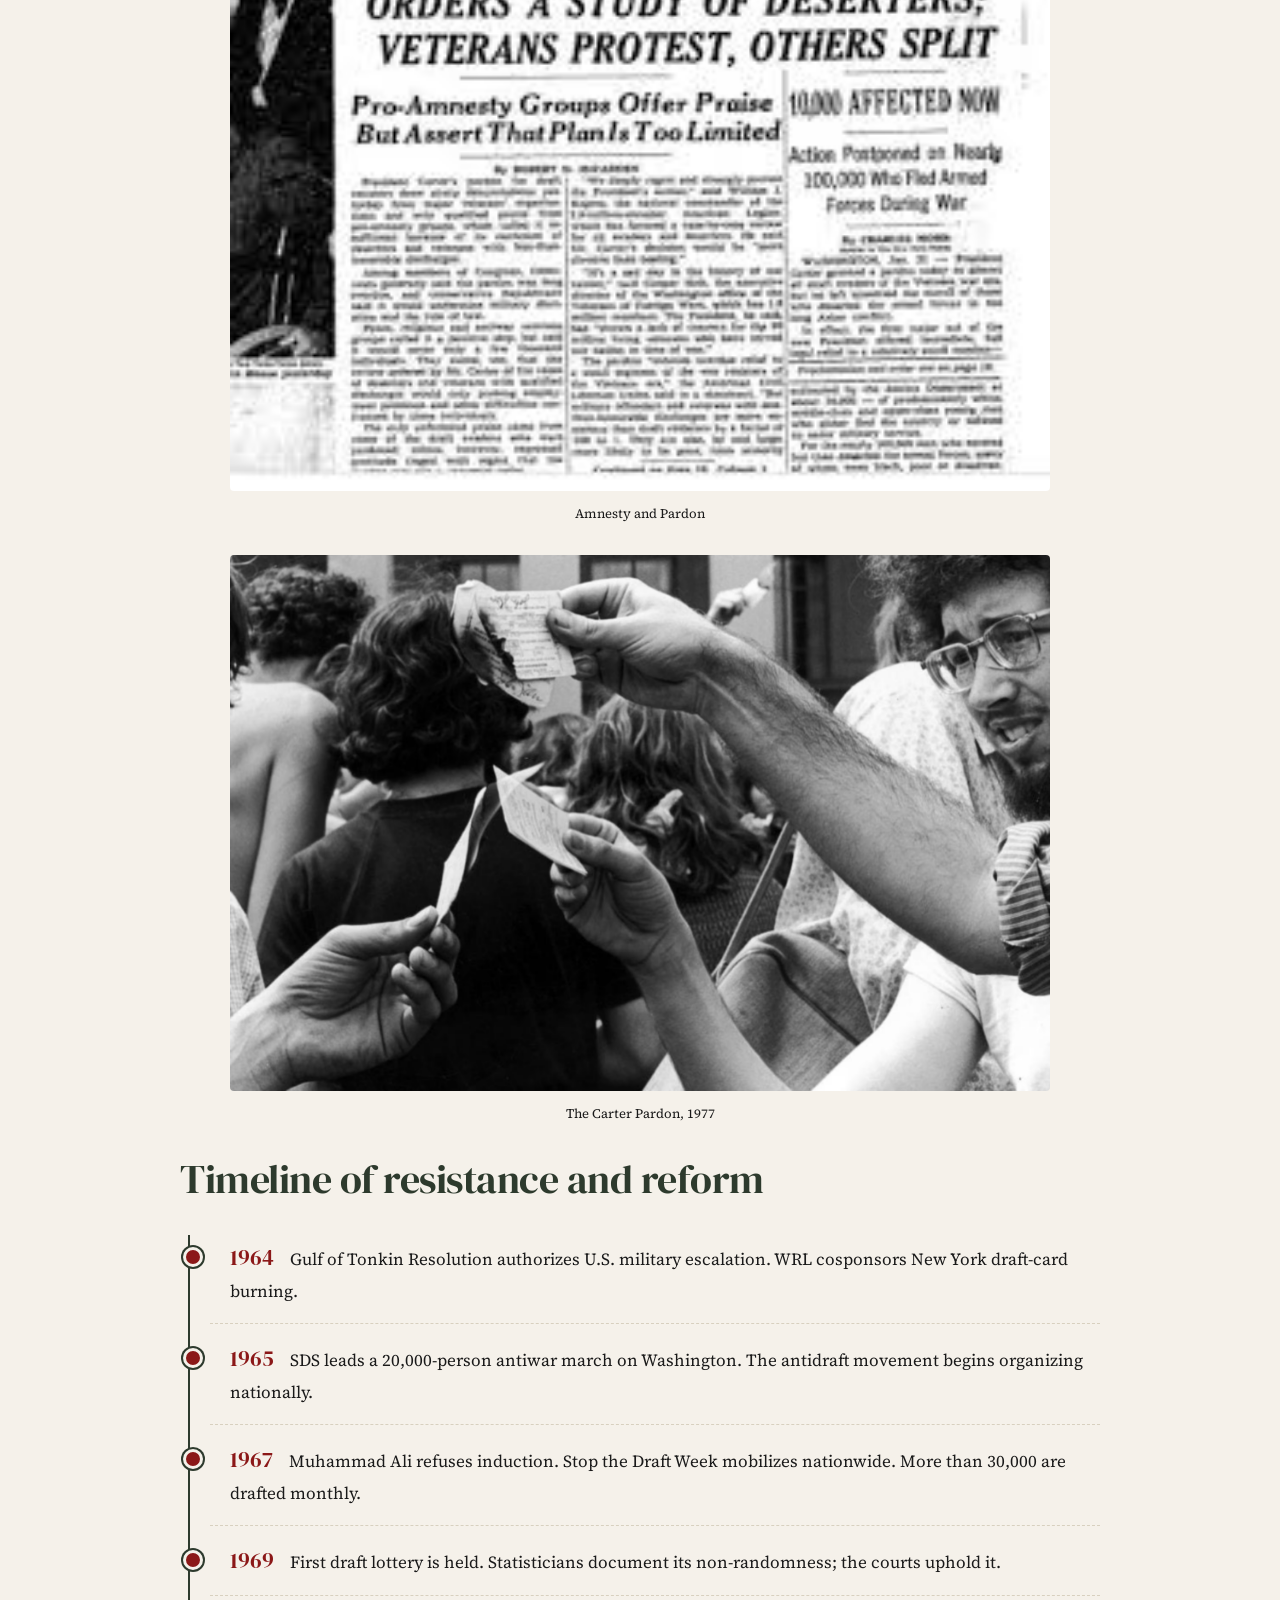
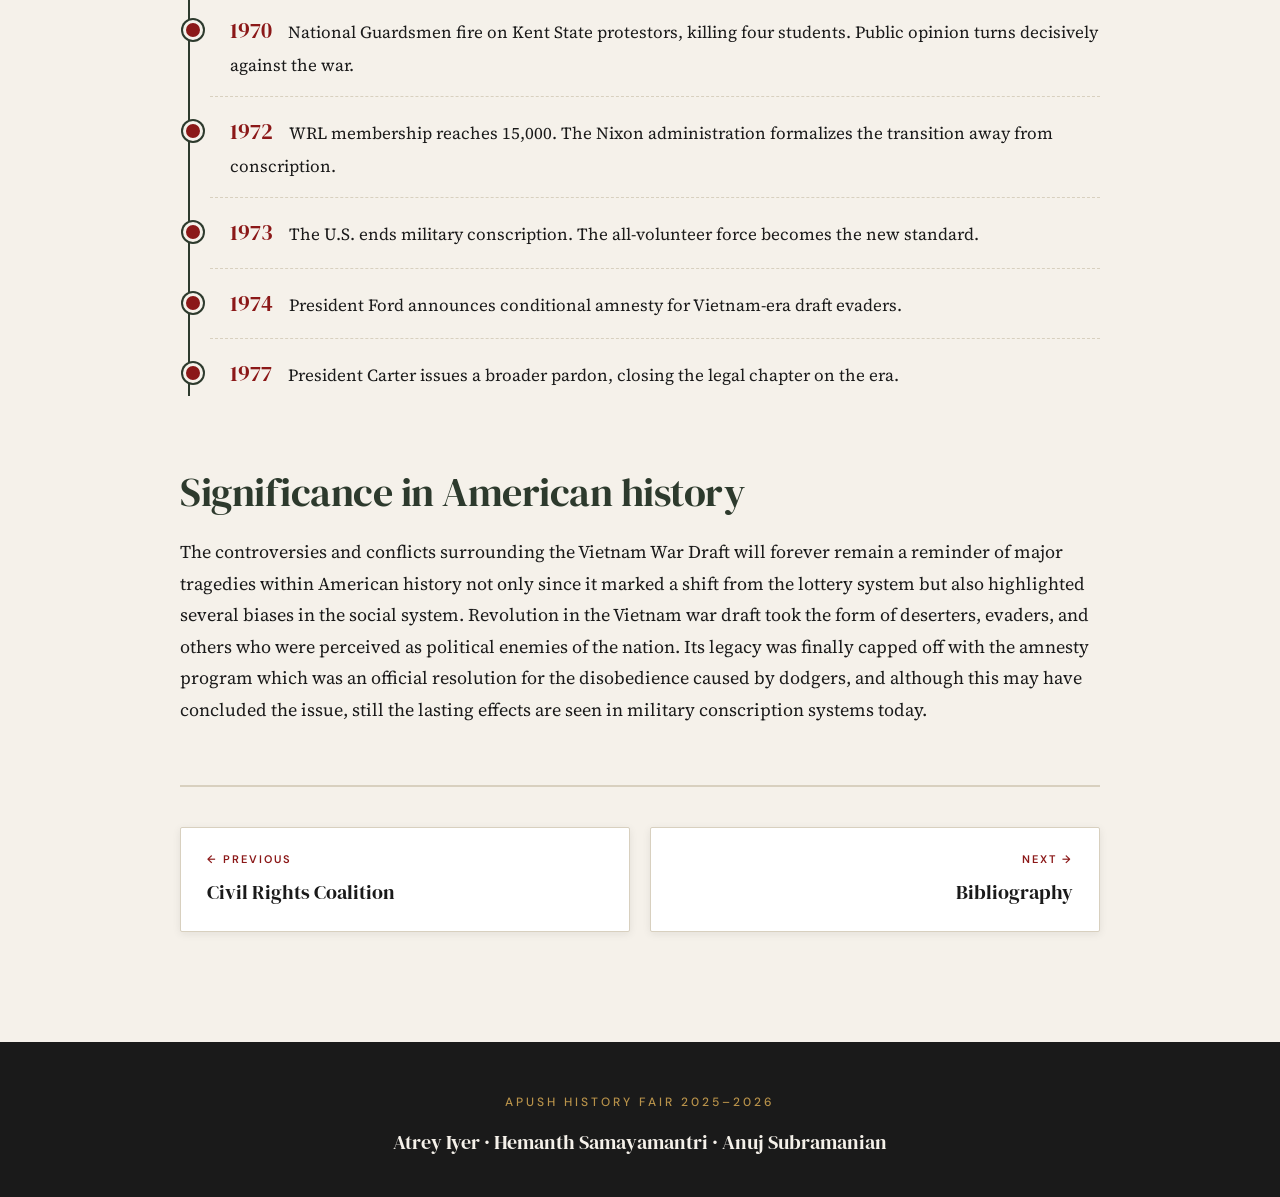
<file: legacy.html>
<!DOCTYPE html>
<html lang="en">
<head>
<meta charset="UTF-8">
<meta name="viewport" content="width=device-width, initial-scale=1.0">
<title>Legacy | Drafted Into Dissent</title>
<link rel="preconnect" href="https://fonts.googleapis.com">
<link rel="preconnect" href="https://fonts.gstatic.com" crossorigin>
<link href="https://fonts.googleapis.com/css2?family=DM+Serif+Display:ital@0;1&family=Source+Serif+4:ital,wght@0,300;0,400;0,600;1,400&family=DM+Sans:wght@400;500;600&display=swap" rel="stylesheet">
<link rel="stylesheet" href="styles.css">
</head>
<body>

<header class="site-header">
  <div class="header-top">
    <div class="site-brand">APUSH History Fair 2026</div>
    <div class="site-title-mini">Drafted Into Dissent</div>
    <button class="menu-toggle" onclick="document.querySelector('.page-nav').classList.toggle('open')">MENU</button>
  </div>
  <nav class="page-nav">
    <a href="index.html">Home</a>
    <a href="context.html">Historical Context</a>
    <a href="disobedience.html">Civil Disobedience</a>
    <a href="inequality.html">Inequality Exposed</a>
    <a href="civil-rights.html">Civil Rights Coalition</a>
    <a href="legacy.html" class="active">Legacy</a>
    <a href="bibliography.html">Bibliography</a>
  </nav>
</header>

<main>

  <section class="page-banner">
    <div class="page-eyebrow">Section V</div>
    <h1 class="page-title">The End of the <em>Draft</em></h1>
    <p class="page-subtitle">Reform, amnesty, and the all-volunteer force</p>
  </section>

  <div class="container">
    <section class="content">
      <div class="section-block">
        <h2>The shift to an all-volunteer force</h2>
        <p>The debates surrounding the draft that arose during the Vietnam War are one of the many reminders of the tragic period in the history of the US. It signified the end of the era where everyone may have been forced to serve in the army.

        <p>In January, 1973, the draft in the United States officially came to an end. In ending the practice of drafting men into military service, President Richard Nixon's administration made a series of reforms which stemmed from a decade of protest. Drafting had become an impossible procedure, a political burden, and a moral difficulty. All the subsequent conflicts fought by Americans since then, from the Gulf War to those in Iraq and Afghanistan, have been waged without a draft in place.
        </p>
</div>

      <div class="split">
        <div>
          <figure class="img-figure">
            <img src="original.jpg" alt="Historical scene related to the end of the draft and the All-Volunteer Force">
            <figcaption class="img-caption">The All-Volunteer Force, 1973</figcaption>
          </figure>
        </div>
        <div>
          <figure class="img-figure">
            <img src="images (4).jpg" alt="Amnesty and pardon imagery related to the end of the draft era">
            <figcaption class="img-caption">Amnesty and Pardon</figcaption>
          </figure>
        </div>
      </div>

      <figure class="img-figure">
        <img src="burning-draft-cards-2696324-1024x576-1.avif" alt="Draft cards burned in protest">
        <figcaption class="img-caption">The Carter Pardon, 1977</figcaption>
      </figure>

      <div class="section-block">
        <h2>Timeline of resistance and reform</h2>
        <ul class="timeline-list">
          <li><span class="timeline-year">1964</span><span class="timeline-event">Gulf of Tonkin Resolution authorizes U.S. military escalation. WRL cosponsors New York draft-card burning.</span></li>
          <li><span class="timeline-year">1965</span><span class="timeline-event">SDS leads a 20,000-person antiwar march on Washington. The antidraft movement begins organizing nationally.</span></li>
          <li><span class="timeline-year">1967</span><span class="timeline-event">Muhammad Ali refuses induction. Stop the Draft Week mobilizes nationwide. More than 30,000 are drafted monthly.</span></li>
          <li><span class="timeline-year">1969</span><span class="timeline-event">First draft lottery is held. Statisticians document its non-randomness; the courts uphold it.</span></li>
          <li><span class="timeline-year">1970</span><span class="timeline-event">National Guardsmen fire on Kent State protestors, killing four students. Public opinion turns decisively against the war.</span></li>
          <li><span class="timeline-year">1972</span><span class="timeline-event">WRL membership reaches 15,000. The Nixon administration formalizes the transition away from conscription.</span></li>
          <li><span class="timeline-year">1973</span><span class="timeline-event">The U.S. ends military conscription. The all-volunteer force becomes the new standard.</span></li>
          <li><span class="timeline-year">1974</span><span class="timeline-event">President Ford announces conditional amnesty for Vietnam-era draft evaders.</span></li>
          <li><span class="timeline-year">1977</span><span class="timeline-event">President Carter issues a broader pardon, closing the legal chapter on the era.</span></li>
        </ul>
      </div>

      <div class="section-block">
        <h2>Significance in American history</h2>
        <p>The controversies and conflicts surrounding the Vietnam War Draft will forever remain a reminder of major tragedies within American history not only since it marked a shift from the lottery system but also highlighted several biases in the social system. Revolution in the Vietnam war draft took the form of deserters, evaders, and others who were perceived as political enemies of the nation. Its legacy was finally capped off with the amnesty program which was an official resolution for the disobedience caused by dodgers, and although this may have concluded the issue, still the lasting effects are seen in military conscription systems today.</p>
       
      </div>

      <nav class="page-pagination">
        <a href="civil-rights.html" class="page-pag-prev">
          <span class="page-pag-label">← Previous</span>
          <span class="page-pag-title">Civil Rights Coalition</span>
        </a>
        <a href="bibliography.html" class="page-pag-next">
          <span class="page-pag-label">Next →</span>
          <span class="page-pag-title">Bibliography</span>
        </a>
      </nav>

    </section>
  </div>

</main>

<footer class="site-footer">
  <div class="footer-brand">APUSH History Fair 2025–2026</div>
  <div class="footer-names">Atrey Iyer · Hemanth Samayamantri · Anuj Subramanian</div>
  </footer>

<script>
  document.querySelectorAll('.page-nav a').forEach(a => {
    a.addEventListener('click', () => document.querySelector('.page-nav').classList.remove('open'));
  });
</script>

</body>
</html>
</file>
<file: styles.css>
/* ============================================
   DRAFTED INTO DISSENT — Shared Stylesheet
   ============================================ */

:root {
  --bg: #f5f1ea;
  --bg-alt: #ebe5d8;
  --card: #ffffff;
  --ink: #1a1a1a;
  --ink-soft: #4a4a4a;
  --muted: #7a7a7a;
  --accent: #8b1818;
  --accent-dark: #6b0e0e;
  --olive: #2d3a2d;
  --olive-soft: #4a5a48;
  --gold: #b8924a;
  --border: #d8d0bf;
  --shadow: 0 2px 8px rgba(26, 26, 26, 0.08);
  --shadow-lg: 0 8px 24px rgba(26, 26, 26, 0.12);
}

* { margin: 0; padding: 0; box-sizing: border-box; }

html { scroll-behavior: smooth; }

body {
  font-family: 'Source Serif 4', Georgia, serif;
  background: var(--bg);
  color: var(--ink);
  line-height: 1.7;
  font-size: 18px;
  min-height: 100vh;
  display: flex;
  flex-direction: column;
}

/* ============================================
   NAVIGATION
   ============================================ */

header.site-header {
  background: var(--ink);
  color: var(--bg);
  padding: 0;
  position: sticky;
  top: 0;
  z-index: 100;
  box-shadow: 0 2px 12px rgba(0,0,0,0.2);
}

.header-top {
  padding: 14px 40px;
  border-bottom: 1px solid rgba(255,255,255,0.1);
  display: flex;
  justify-content: space-between;
  align-items: center;
}

.site-brand {
  font-family: 'DM Sans', sans-serif;
  font-size: 13px;
  letter-spacing: 3px;
  text-transform: uppercase;
  font-weight: 500;
  color: var(--gold);
}

.site-title-mini {
  font-family: 'DM Serif Display', serif;
  font-size: 18px;
  color: var(--bg);
  letter-spacing: 0.5px;
}

nav.page-nav {
  padding: 0 40px;
  display: flex;
  overflow-x: auto;
  scrollbar-width: thin;
}

nav.page-nav a {
  color: var(--bg);
  text-decoration: none;
  font-family: 'DM Sans', sans-serif;
  font-size: 13px;
  font-weight: 500;
  letter-spacing: 1.5px;
  text-transform: uppercase;
  padding: 16px 22px;
  white-space: nowrap;
  border-bottom: 3px solid transparent;
  transition: all 0.2s ease;
}

nav.page-nav a:hover {
  color: var(--gold);
  background: rgba(255,255,255,0.04);
}

nav.page-nav a.active {
  color: var(--gold);
  border-bottom-color: var(--gold);
  background: rgba(255,255,255,0.06);
}

.menu-toggle {
  display: none;
  background: none;
  border: 1px solid var(--bg);
  color: var(--bg);
  font-family: 'DM Sans', sans-serif;
  padding: 6px 12px;
  cursor: pointer;
  font-size: 12px;
  letter-spacing: 1px;
}

/* ============================================
   MAIN
   ============================================ */

main {
  flex: 1;
  width: 100%;
}

.container {
  max-width: 1000px;
  margin: 0 auto;
  padding: 0 40px;
}

.container-wide {
  max-width: 1200px;
  margin: 0 auto;
  padding: 0 40px;
}

/* ============================================
   PAGE BANNER
   ============================================ */

.page-banner {
  background: var(--olive);
  color: var(--bg);
  padding: 70px 40px 50px;
  text-align: center;
  position: relative;
  border-bottom: 6px solid var(--gold);
}

.page-banner::after {
  content: '';
  position: absolute;
  bottom: -6px;
  left: 0;
  right: 0;
  height: 6px;
  background: var(--accent);
  opacity: 0.4;
}

.page-eyebrow {
  font-family: 'DM Sans', sans-serif;
  font-size: 12px;
  letter-spacing: 4px;
  text-transform: uppercase;
  color: var(--gold);
  margin-bottom: 14px;
  font-weight: 500;
}

.page-title {
  font-family: 'DM Serif Display', serif;
  font-size: clamp(36px, 5vw, 56px);
  line-height: 1.1;
  font-weight: 400;
  max-width: 900px;
  margin: 0 auto;
  letter-spacing: -0.5px;
}

.page-title em {
  color: var(--gold);
  font-style: italic;
}

.page-subtitle {
  font-family: 'Source Serif 4', serif;
  font-size: 19px;
  font-style: italic;
  max-width: 700px;
  margin: 18px auto 0;
  opacity: 0.92;
  font-weight: 300;
}

/* ============================================
   CONTENT SECTIONS
   ============================================ */

.content {
  padding: 70px 0;
}

.intro-text {
  font-family: 'Source Serif 4', serif;
  font-size: 22px;
  line-height: 1.6;
  color: var(--ink-soft);
  font-style: italic;
  max-width: 800px;
  margin: 0 auto 50px;
  text-align: center;
  padding: 0 20px;
}

.section-block {
  margin-bottom: 60px;
}

.section-block h2 {
  font-family: 'DM Serif Display', serif;
  font-size: clamp(28px, 3.5vw, 40px);
  font-weight: 400;
  color: var(--olive);
  margin-bottom: 20px;
  line-height: 1.2;
  letter-spacing: -0.5px;
}

.section-block h3 {
  font-family: 'DM Serif Display', serif;
  font-size: 24px;
  font-weight: 400;
  color: var(--ink);
  margin-bottom: 12px;
  margin-top: 30px;
}

.section-block p {
  margin-bottom: 20px;
  font-size: 18px;
  line-height: 1.75;
}

.section-block p strong {
  color: var(--accent);
  font-weight: 600;
}

/* ============================================
   IMAGE PLACEHOLDERS
   ============================================ */

.img-placeholder {
  background: var(--bg-alt);
  border: 2px dashed var(--olive-soft);
  padding: 30px;
  margin: 30px 0;
  text-align: center;
  display: flex;
  flex-direction: column;
  align-items: center;
  justify-content: center;
  gap: 12px;
  aspect-ratio: 16/10;
  position: relative;
  border-radius: 2px;
}

.img-placeholder::before {
  content: 'INSERT IMAGE';
  position: absolute;
  top: 14px;
  left: 14px;
  font-family: 'DM Sans', sans-serif;
  font-size: 10px;
  letter-spacing: 2px;
  font-weight: 600;
  color: var(--accent);
  background: var(--card);
  padding: 4px 10px;
  border: 1px solid var(--accent);
}

.img-placeholder .icon {
  font-size: 48px;
  opacity: 0.4;
  color: var(--olive);
}

.img-placeholder .desc {
  font-family: 'DM Sans', sans-serif;
  font-size: 13px;
  color: var(--ink-soft);
  max-width: 80%;
  line-height: 1.5;
  font-style: italic;
}

.img-caption {
  font-family: 'Source Serif 4', Georgia, serif;
  font-size: 13px;
  letter-spacing: normal;
  color: var(--ink);
  margin: 12px auto 30px;
  max-width: 820px;
  width: 100%;
  text-align: center;
}

.img-figure {
  margin: 30px auto;
  max-width: 820px;
  width: 100%;
  text-align: center;
}

.content img {
  display: block;
  margin: 0 auto 18px;
  max-width: 100%;
  height: auto;
}

.content .split > div > div {
  text-align: center;
}

.img-figure img {
  width: 100%;
  max-width: 100%;
  height: auto;
  display: block;
  margin: 0 auto;
  border-radius: 4px;
}


.thesis-box {
  background: var(--card);
  border-left: 6px solid var(--accent);
  padding: 40px 50px;
  margin: 50px 0;
  box-shadow: var(--shadow-lg);
  position: relative;
}

.thesis-box-label {
  font-family: 'DM Sans', sans-serif;
  font-size: 11px;
  letter-spacing: 3px;
  text-transform: uppercase;
  color: var(--accent);
  font-weight: 600;
  margin-bottom: 14px;
}

.thesis-box p {
  font-family: 'DM Serif Display', serif;
  font-size: 22px;
  line-height: 1.5;
  color: var(--ink);
  font-weight: 400;
}

.thesis-box .highlight {
  background: linear-gradient(transparent 60%, rgba(184, 146, 74, 0.35) 60%);
  padding: 0 2px;
}

.question-box {
  background: var(--olive);
  color: var(--bg);
  padding: 30px 40px;
  margin: 30px 0;
  border-radius: 2px;
}

.question-box-label {
  font-family: 'DM Sans', sans-serif;
  font-size: 11px;
  letter-spacing: 3px;
  text-transform: uppercase;
  color: var(--gold);
  font-weight: 600;
  margin-bottom: 10px;
}

.question-box p {
  font-family: 'Source Serif 4', serif;
  font-size: 18px;
  line-height: 1.6;
  font-style: italic;
}

/* ============================================
   EVIDENCE CARDS
   ============================================ */

.evidence-card {
  background: var(--card);
  border: 1px solid var(--border);
  padding: 30px 36px;
  margin: 30px 0;
  box-shadow: var(--shadow);
  border-radius: 2px;
}

.evidence-label {
  font-family: 'DM Sans', sans-serif;
  font-size: 11px;
  letter-spacing: 3px;
  text-transform: uppercase;
  color: var(--accent);
  font-weight: 600;
  margin-bottom: 14px;
  display: flex;
  align-items: center;
  gap: 10px;
}

.evidence-label::before {
  content: '';
  width: 24px;
  height: 2px;
  background: var(--accent);
}

.evidence-card h4 {
  font-family: 'DM Serif Display', serif;
  font-size: 20px;
  font-weight: 400;
  color: var(--ink);
  margin-bottom: 14px;
  line-height: 1.3;
}

.evidence-card p {
  font-size: 17px;
  line-height: 1.7;
  margin-bottom: 14px;
}

.evidence-source {
  font-family: 'DM Sans', sans-serif;
  font-size: 12px;
  color: var(--muted);
  margin-top: 16px;
  padding-top: 14px;
  border-top: 1px dashed var(--border);
  font-style: italic;
}

.analysis-card {
  background: var(--olive);
  color: var(--bg);
  padding: 26px 36px;
  margin-top: -10px;
  margin-bottom: 30px;
  margin-left: 30px;
  border-radius: 2px;
  box-shadow: var(--shadow);
}

.analysis-label {
  font-family: 'DM Sans', sans-serif;
  font-size: 11px;
  letter-spacing: 3px;
  text-transform: uppercase;
  color: var(--gold);
  font-weight: 600;
  margin-bottom: 12px;
}

.analysis-card p {
  font-size: 16px;
  line-height: 1.65;
}

/* ============================================
   STATS
   ============================================ */

.stats-row {
  display: grid;
  grid-template-columns: repeat(auto-fit, minmax(180px, 1fr));
  gap: 30px;
  margin: 50px 0;
  background: var(--ink);
  color: var(--bg);
  padding: 40px;
  border-radius: 2px;
}

.stat {
  text-align: center;
  border-right: 1px solid rgba(255,255,255,0.15);
  padding: 0 15px;
}

.stat:last-child { border-right: none; }

.stat-num {
  font-family: 'DM Serif Display', serif;
  font-size: 44px;
  line-height: 1;
  color: var(--gold);
  margin-bottom: 8px;
}

.stat-label {
  font-family: 'DM Sans', sans-serif;
  font-size: 11px;
  letter-spacing: 2px;
  text-transform: uppercase;
  font-weight: 500;
  opacity: 0.85;
}

/* ============================================
   PAGE NAVIGATION (PREV/NEXT)
   ============================================ */

.page-pagination {
  display: grid;
  grid-template-columns: 1fr 1fr;
  gap: 20px;
  margin: 60px 0 0;
  padding: 40px 0;
  border-top: 2px solid var(--border);
}

.page-pagination a {
  display: block;
  background: var(--card);
  border: 1px solid var(--border);
  padding: 22px 26px;
  text-decoration: none;
  color: var(--ink);
  transition: all 0.2s ease;
  box-shadow: var(--shadow);
  border-radius: 2px;
}

.page-pagination a:hover {
  background: var(--olive);
  color: var(--bg);
  border-color: var(--olive);
  transform: translateY(-2px);
  box-shadow: var(--shadow-lg);
}

.page-pagination a:hover .page-pag-label,
.page-pagination a:hover .page-pag-title {
  color: var(--bg);
}

.page-pagination .page-pag-prev { text-align: left; }
.page-pagination .page-pag-next { text-align: right; }

.page-pag-label {
  font-family: 'DM Sans', sans-serif;
  font-size: 11px;
  letter-spacing: 2px;
  text-transform: uppercase;
  color: var(--accent);
  font-weight: 600;
  margin-bottom: 6px;
  display: block;
  transition: color 0.2s;
}

.page-pag-title {
  font-family: 'DM Serif Display', serif;
  font-size: 20px;
  color: var(--ink);
  transition: color 0.2s;
}

.page-pagination a.disabled {
  opacity: 0.4;
  pointer-events: none;
  cursor: default;
}

/* ============================================
   HOME PAGE HERO
   ============================================ */

.home-hero {
  background: var(--ink);
  color: var(--bg);
  padding: 90px 40px 70px;
  text-align: center;
  border-bottom: 6px solid var(--gold);
  position: relative;
  overflow: hidden;
}

.home-hero::before {
  content: '';
  position: absolute;
  inset: 0;
  background-image:
    radial-gradient(ellipse at top left, rgba(184, 146, 74, 0.08) 0%, transparent 50%),
    radial-gradient(ellipse at bottom right, rgba(139, 24, 24, 0.1) 0%, transparent 50%);
  pointer-events: none;
}

.home-hero > * { position: relative; z-index: 1; }

.home-hero-eyebrow {
  font-family: 'DM Sans', sans-serif;
  font-size: 13px;
  letter-spacing: 5px;
  text-transform: uppercase;
  color: var(--gold);
  margin-bottom: 22px;
  font-weight: 500;
  display: flex;
  align-items: center;
  justify-content: center;
  gap: 20px;
}

.home-hero-eyebrow::before,
.home-hero-eyebrow::after {
  content: '';
  width: 60px;
  height: 1px;
  background: var(--gold);
}

.home-hero h1 {
  font-family: 'DM Serif Display', serif;
  font-size: clamp(56px, 9vw, 120px);
  line-height: 0.95;
  letter-spacing: -2px;
  font-weight: 400;
  margin-bottom: 24px;
}

.home-hero h1 em {
  color: var(--accent);
  font-style: italic;
}

.home-hero .tagline {
  font-family: 'Source Serif 4', serif;
  font-size: clamp(18px, 2vw, 22px);
  font-style: italic;
  max-width: 800px;
  margin: 0 auto 40px;
  opacity: 0.92;
}

.home-meta {
  display: flex;
  justify-content: center;
  gap: 50px;
  flex-wrap: wrap;
  padding-top: 30px;
  border-top: 1px solid rgba(255,255,255,0.15);
  max-width: 900px;
  margin: 40px auto 0;
}

.home-meta-item {
  font-family: 'DM Sans', sans-serif;
  font-size: 13px;
}

.home-meta-label {
  display: block;
  color: var(--gold);
  font-size: 10px;
  letter-spacing: 2.5px;
  text-transform: uppercase;
  margin-bottom: 6px;
  font-weight: 600;
}

.home-meta-value {
  color: var(--bg);
  font-size: 14px;
}

/* ============================================
   TIMELINE
   ============================================ */

.timeline-list {
  list-style: none;
  position: relative;
  padding-left: 30px;
}

.timeline-list::before {
  content: '';
  position: absolute;
  left: 8px;
  top: 12px;
  bottom: 12px;
  width: 2px;
  background: var(--olive);
}

.timeline-list li {
  position: relative;
  padding: 16px 0 16px 20px;
  border-bottom: 1px dashed var(--border);
}

.timeline-list li:last-child { border-bottom: none; }

.timeline-list li::before {
  content: '';
  position: absolute;
  left: -27px;
  top: 24px;
  width: 14px;
  height: 14px;
  background: var(--accent);
  border: 3px solid var(--bg);
  border-radius: 50%;
  box-shadow: 0 0 0 2px var(--olive);
}

.timeline-year {
  font-family: 'DM Serif Display', serif;
  font-size: 22px;
  color: var(--accent);
  margin-right: 16px;
  font-weight: 400;
}

.timeline-event {
  font-family: 'Source Serif 4', serif;
  font-size: 17px;
  color: var(--ink);
}

/* ============================================
   BIBLIOGRAPHY
   ============================================ */

.bib-section { margin-bottom: 50px; }

.bib-section h2 {
  font-family: 'DM Serif Display', serif;
  font-size: 32px;
  color: var(--olive);
  margin-bottom: 24px;
  padding-bottom: 14px;
  border-bottom: 2px solid var(--olive);
}

.bib-entry {
  padding: 18px 0;
  border-bottom: 1px solid var(--border);
  font-size: 16px;
  line-height: 1.6;
  padding-left: 30px;
  text-indent: -30px;
}

.bib-entry:last-child { border-bottom: none; }

.bib-entry em { color: var(--accent); }

/* ============================================
   FOOTER
   ============================================ */

footer.site-footer {
  background: var(--ink);
  color: var(--bg);
  padding: 50px 40px 30px;
  text-align: center;
  margin-top: auto;
}

.footer-brand {
  font-family: 'DM Sans', sans-serif;
  font-size: 12px;
  letter-spacing: 3px;
  text-transform: uppercase;
  color: var(--gold);
  margin-bottom: 12px;
  font-weight: 500;
}

.footer-names {
  font-family: 'DM Serif Display', serif;
  font-size: 20px;
  margin-bottom: 8px;
}

.footer-meta {
  font-family: 'DM Sans', sans-serif;
  font-size: 11px;
  color: rgba(245, 241, 234, 0.5);
  letter-spacing: 1.5px;
  margin-top: 18px;
}

/* ============================================
   RESPONSIVE
   ============================================ */

@media (max-width: 768px) {
  body { font-size: 16px; }

  .header-top { padding: 12px 20px; }

  nav.page-nav {
    display: none;
    flex-direction: column;
    padding: 0;
    background: var(--ink);
  }

  nav.page-nav.open { display: flex; }

  nav.page-nav a {
    padding: 14px 20px;
    border-bottom: 1px solid rgba(255,255,255,0.1);
  }

  .menu-toggle { display: block; }

  .container, .container-wide { padding: 0 20px; }

  .home-hero { padding: 60px 20px 50px; }

  .home-meta { gap: 25px; }

  .page-banner { padding: 50px 20px 40px; }

  .content { padding: 50px 0; }

  .split { grid-template-columns: 1fr; gap: 25px; }

  .analysis-card { margin-left: 0; }

  .evidence-card { padding: 24px 22px; }

  .thesis-box { padding: 28px 24px; }

  .stat { border-right: none; border-bottom: 1px solid rgba(255,255,255,0.15); padding-bottom: 20px; }
  .stat:last-child { border-bottom: none; }

  .page-pagination { grid-template-columns: 1fr; }
  .page-pagination .page-pag-next { text-align: left; }
}

/* Subtle page-load fade */
main {
  animation: pageIn 0.5s ease;
}

@keyframes pageIn {
  from { opacity: 0; transform: translateY(8px); }
  to { opacity: 1; transform: translateY(0); }
}
</file>
